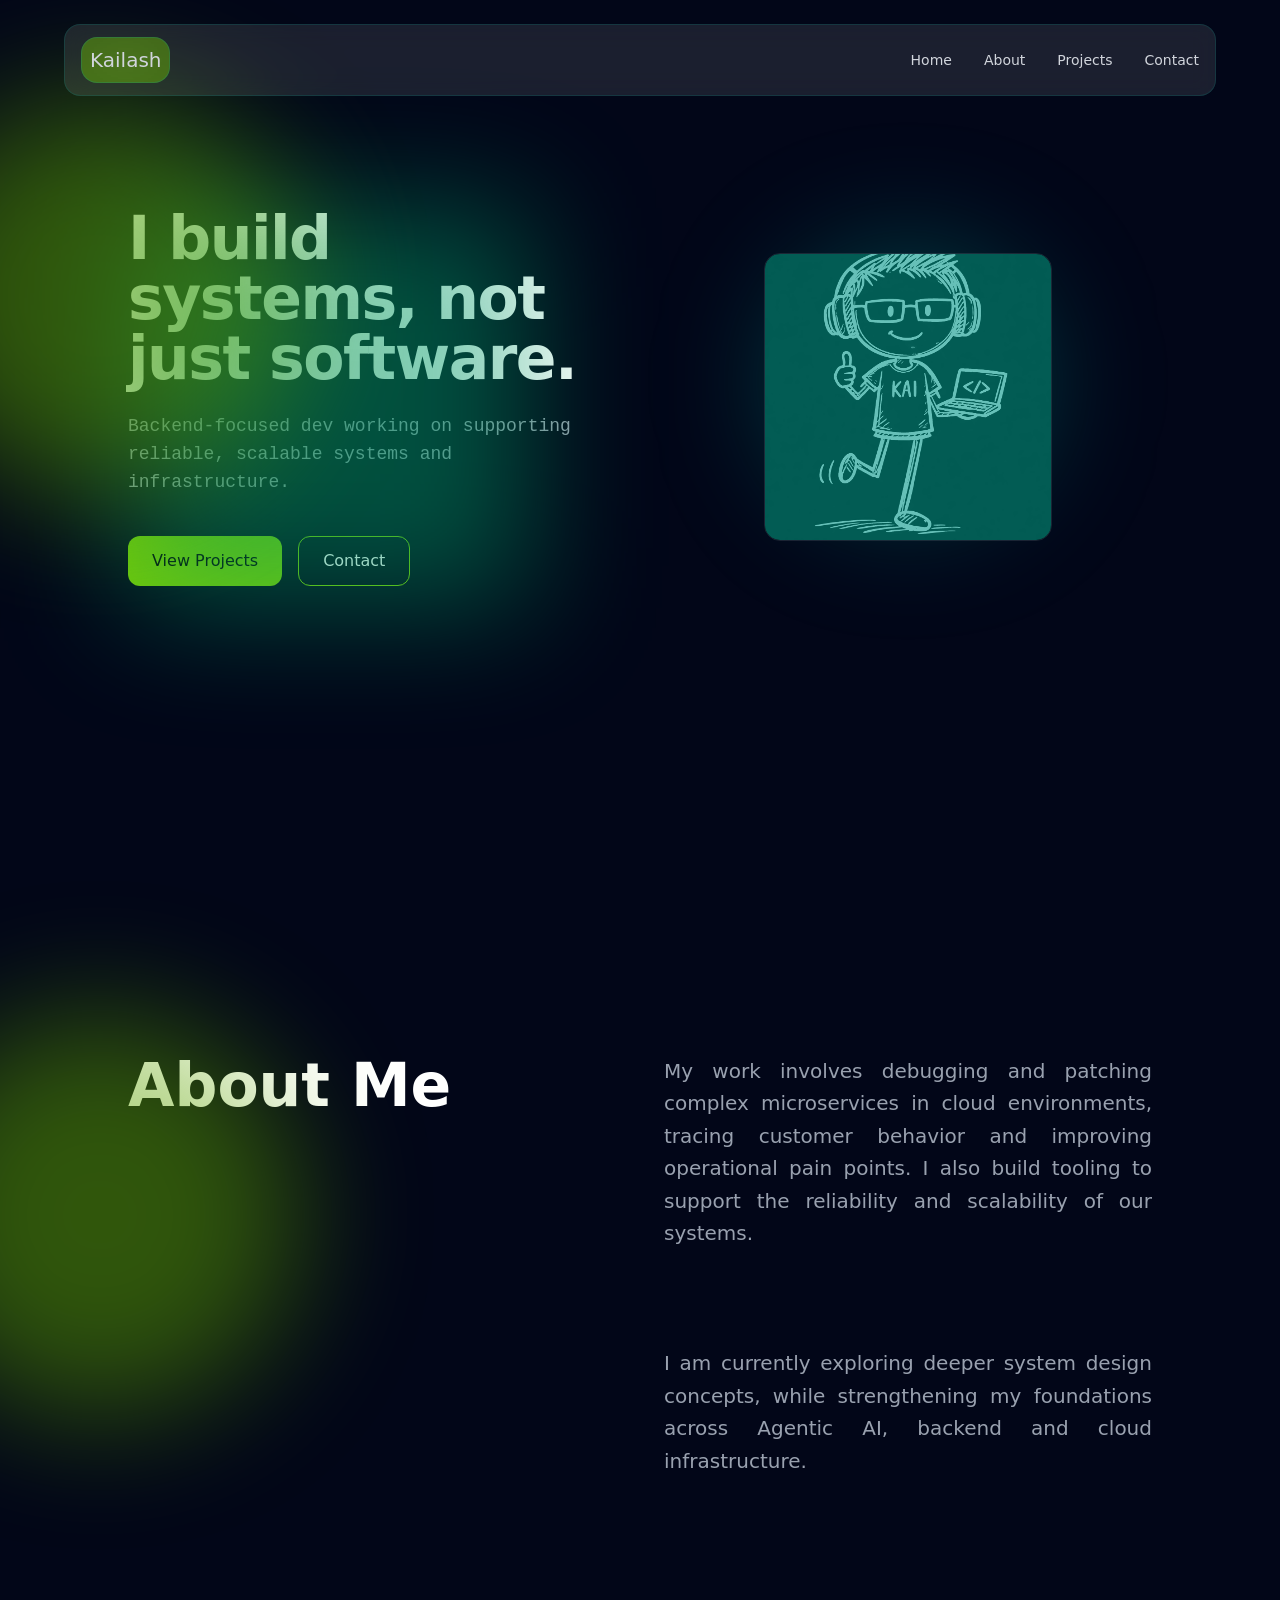
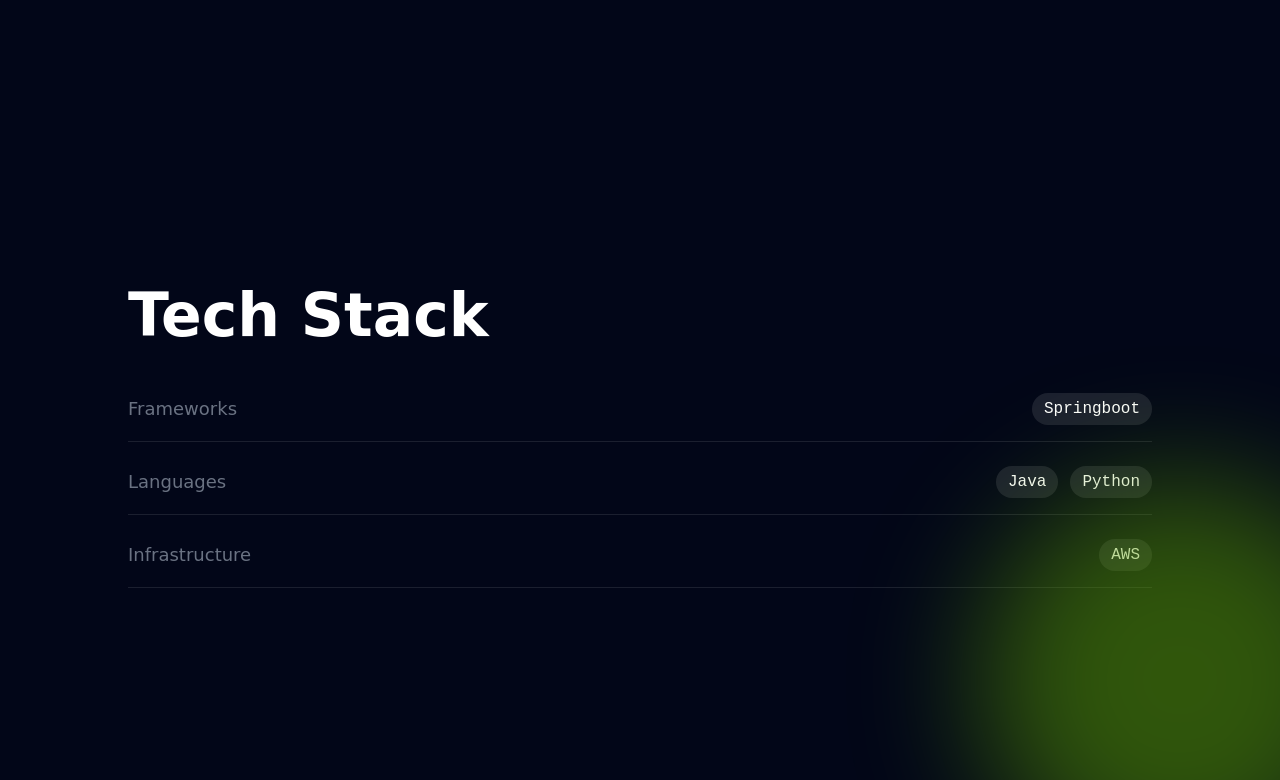
<file: index.html>
<!doctype html>
<html lang="en">
  <head>
    <meta charset="UTF-8" />
    <link rel="icon" type="image/svg+xml" href="/favicon.svg" />
    <meta name="viewport" content="width=device-width, initial-scale=1.0" />
    <title>portfolio</title>
    <script type="module" crossorigin src="/assets/index-l3OuI1XQ.js"></script>
    <link rel="stylesheet" crossorigin href="/assets/index-C21zcwf7.css">
  </head>
  <body>
    <div id="root"></div>
  </body>
</html>
</file>
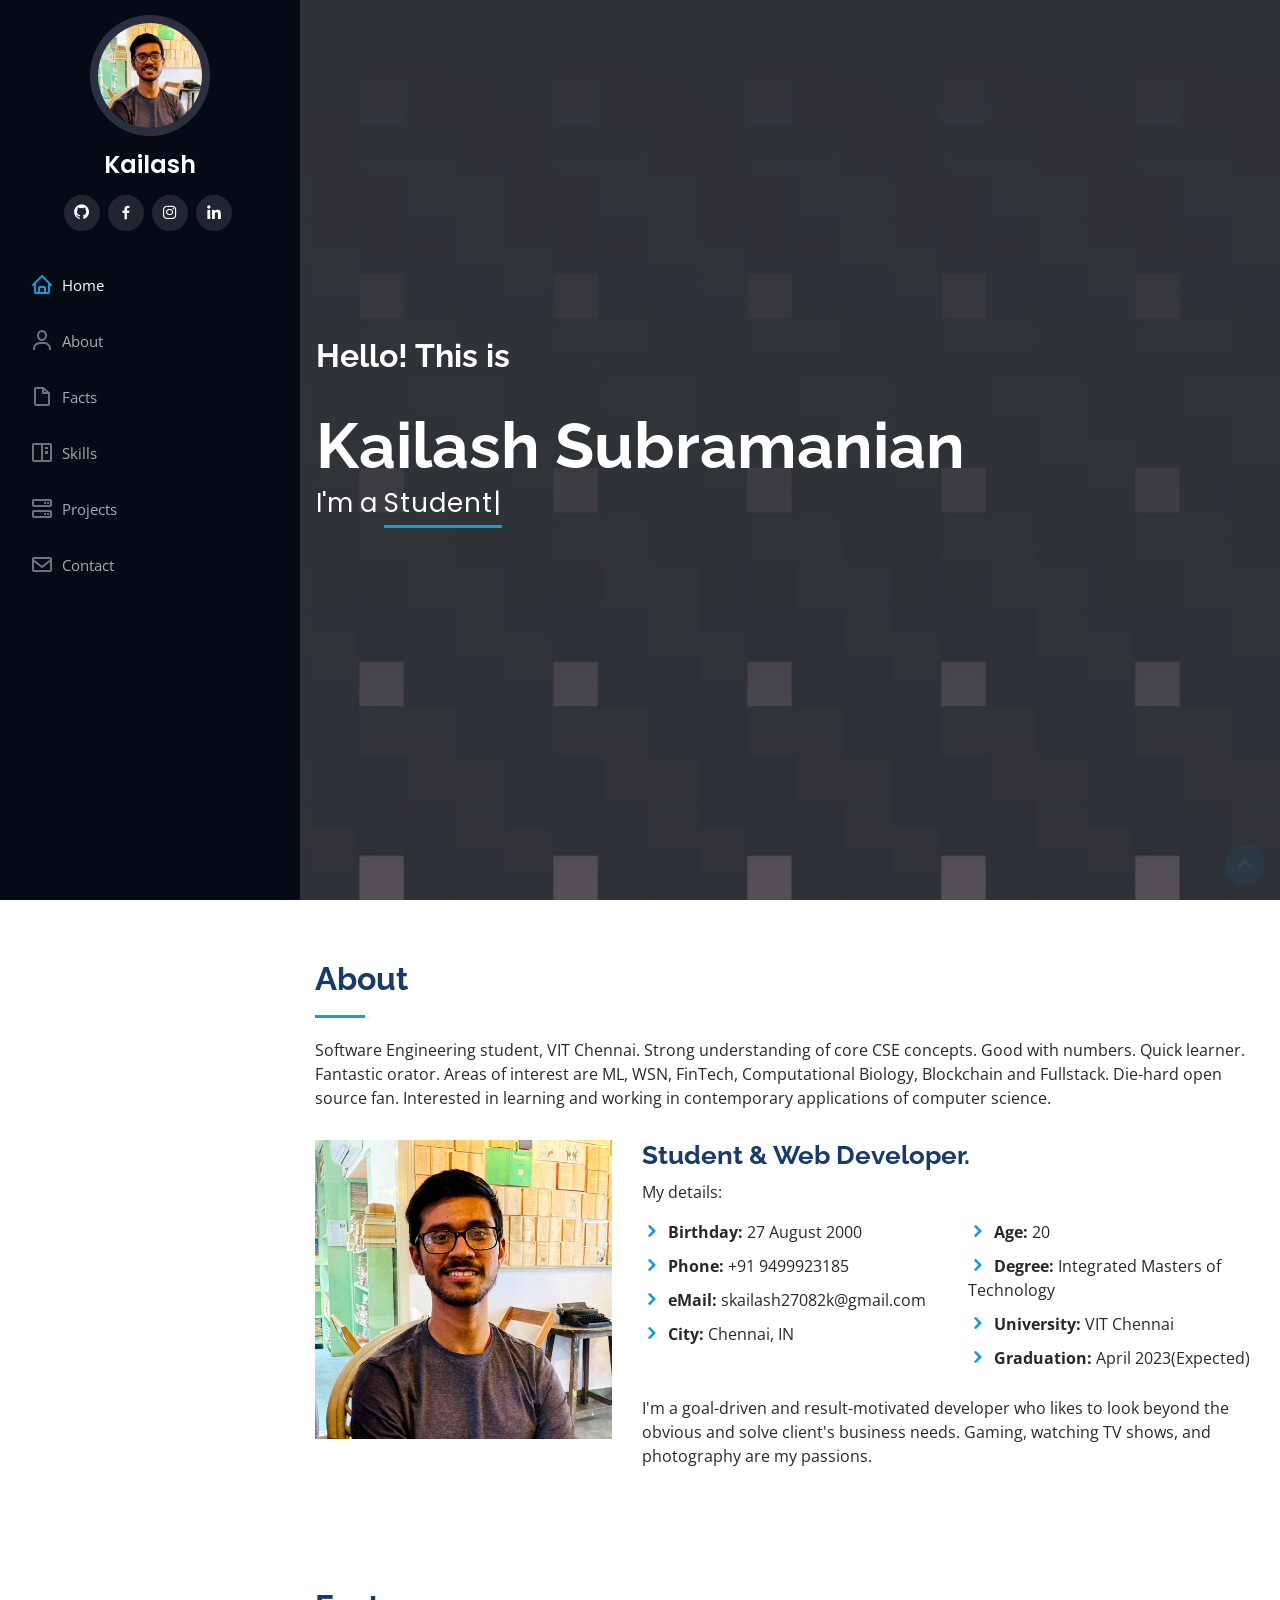
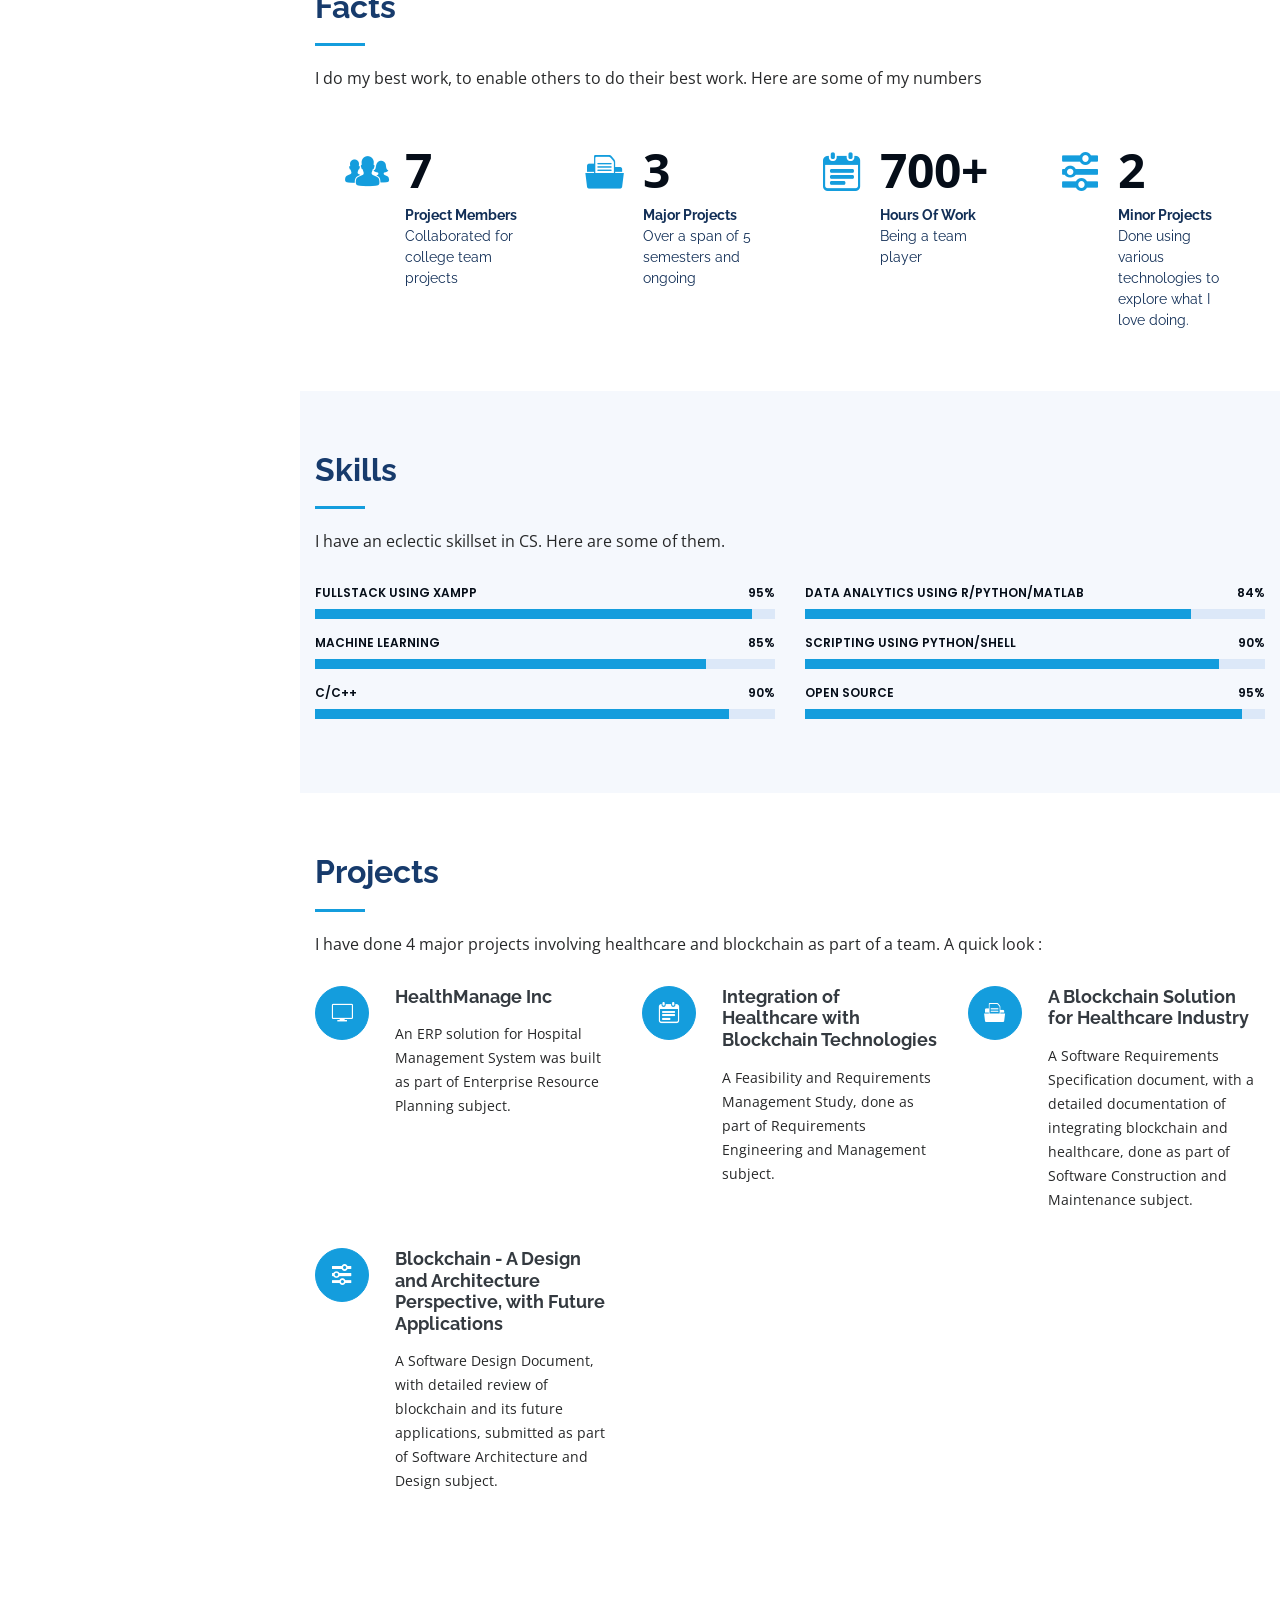
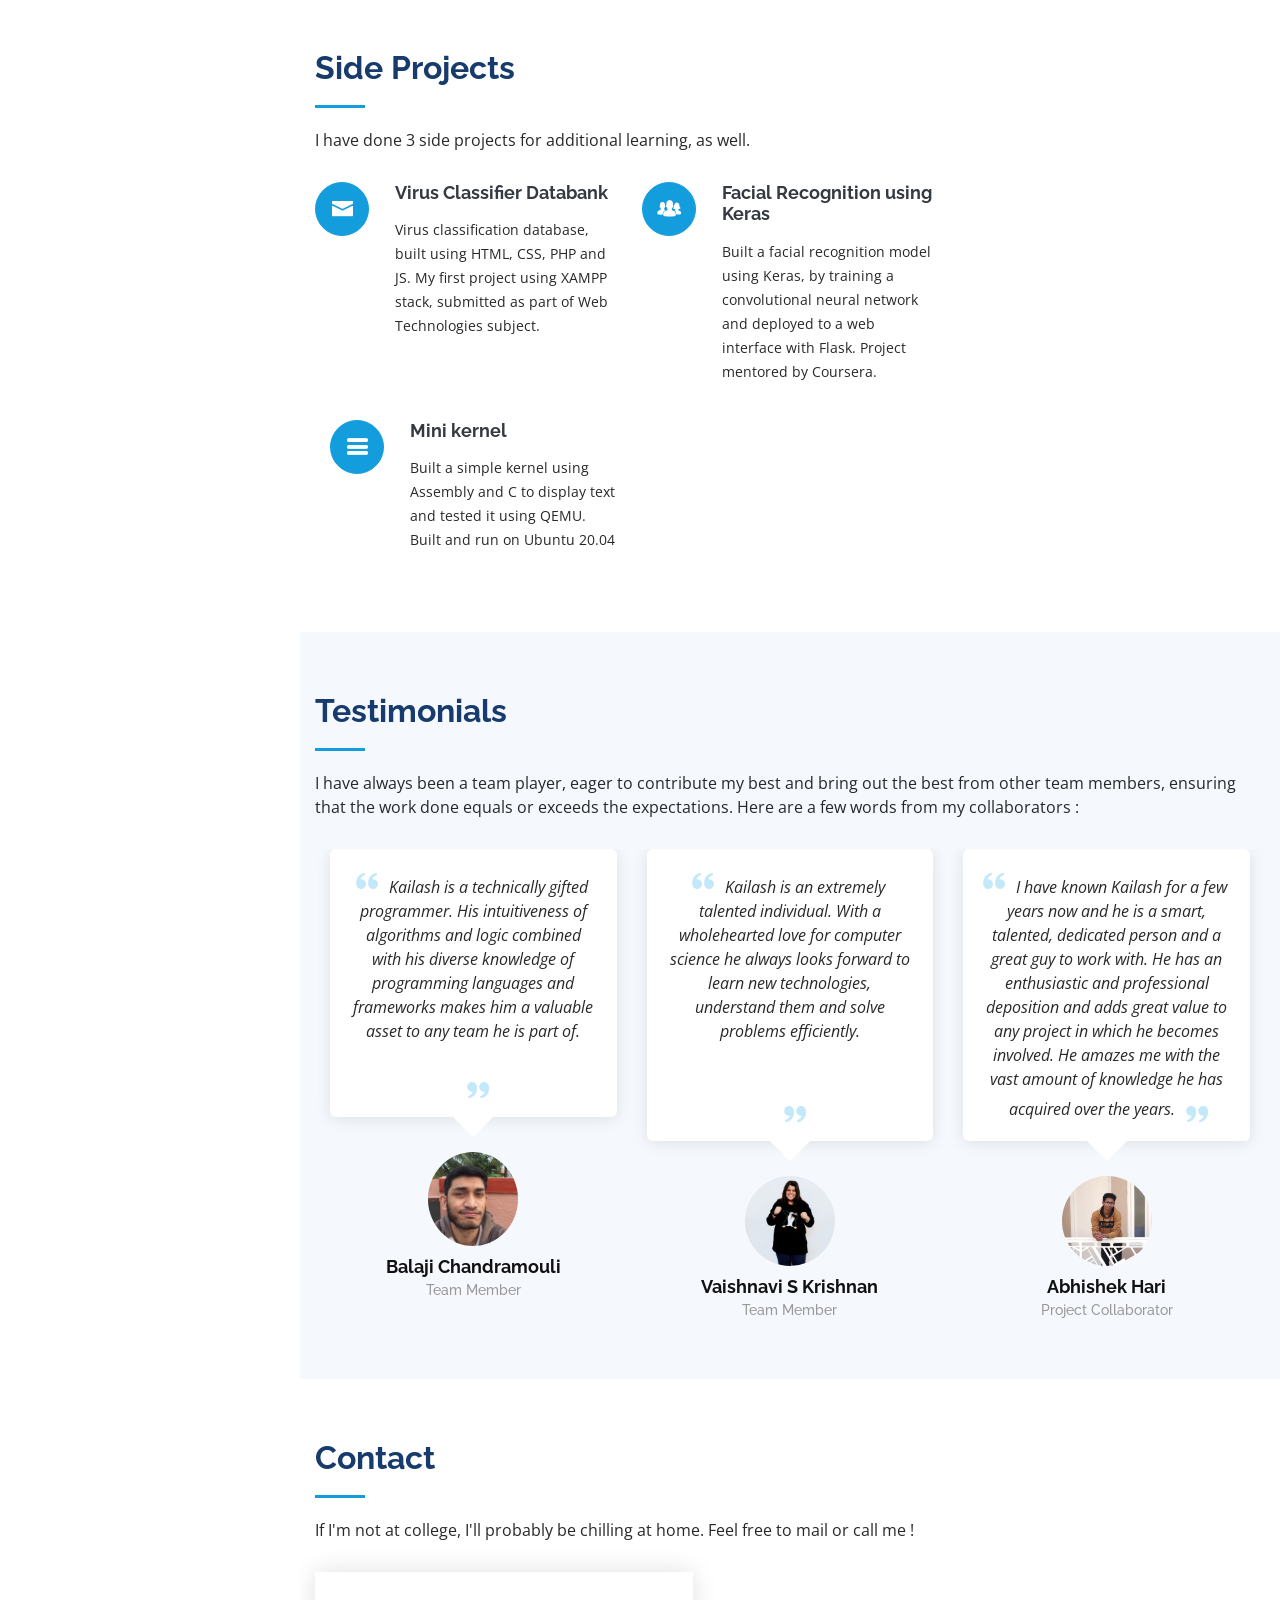
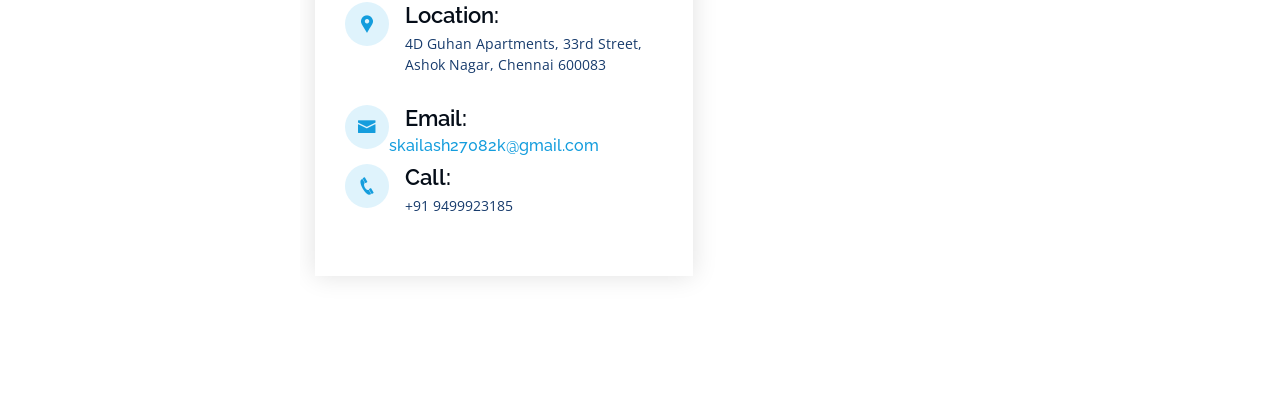
<file: portfolio/index.html>
<!DOCTYPE html>
<html lang="en">

<head>
  <!-- Global site tag (gtag.js) - Google Analytics -->
  <script async src="https://www.googletagmanager.com/gtag/js?id=G-C1EQQVY79B"></script>
  <script>
    window.dataLayer = window.dataLayer || [];
    function gtag(){dataLayer.push(arguments);}
    gtag('js', new Date());

    gtag('config', 'G-C1EQQVY79B');
  </script>
  <meta charset="utf-8">
  <meta content="width=device-width, initial-scale=1.0" name="viewport">

  <title>Kailash's Page</title>
  <meta content="" name="description">
  <meta content="" name="keywords">

  <!-- Favicons -->
  <link href="Assets/img/portfolio/android-chrome-512x512.png" rel="icon">
  <link href="Assets/img/apple-touch-icon.png" rel="apple-touch-icon">

  <!-- Google Fonts -->
  <link href="https://fonts.googleapis.com/css?family=Open+Sans:300,300i,400,400i,600,600i,700,700i|Raleway:300,300i,400,400i,500,500i,600,600i,700,700i|Poppins:300,300i,400,400i,500,500i,600,600i,700,700i" rel="stylesheet">

  <!-- Vendor CSS Files -->
  <link href="Assets/vendor/bootstrap/css/bootstrap.min.css" rel="stylesheet">
  <link href="Assets/vendor/icofont/icofont.min.css" rel="stylesheet">
  <link href="Assets/vendor/boxicons/css/boxicons.min.css" rel="stylesheet">
  <link href="Assets/vendor/venobox/venobox.css" rel="stylesheet">
  <link href="Assets/vendor/owl.carousel/assets/owl.carousel.min.css" rel="stylesheet">
  <link href="Assets/vendor/aos/aos.css" rel="stylesheet">

  <!-- Template Main CSS File -->
  <link href="Assets/css/style.css" rel="stylesheet">

  <!-- =======================================================
  * Template Name: iPortfolio - v1.5.1
  * Template URL: https://bootstrapmade.com/iportfolio-bootstrap-portfolio-websites-template/
  * Author: BootstrapMade.com
  * License: https://bootstrapmade.com/license/
  ======================================================== -->
</head>

<body>

  <!-- ======= Mobile nav toggle button ======= -->
  <button type="button" class="mobile-nav-toggle d-xl-none"><i class="icofont-navigation-menu"></i></button>

  <!-- ======= Header ======= -->
  <header id="header">
    <div class="d-flex flex-column">

      <div class="profile">
        <img src="Assets/img/IMG_0453.jpg" alt="" class="img-fluid rounded-circle">
        <h1 class="text-light"><a href="index.html">Kailash</a></h1>
        <div class="social-links mt-3 text-center">
          <a href="https://github.com/kai-subramanian" class="github"><i class="bx bxl-github"></i></a>
          <a href="https://www.facebook.com/kailash.subramanian.756" class="facebook"><i class="bx bxl-facebook"></i></a>
          <a href="https://www.instagram.com/_kai_subramanian_/" class="instagram"><i class="bx bxl-instagram"></i></a>
          <a href="https://www.linkedin.com/in/kailash-subramanian-6495b81bb/" class="linkedin"><i class="bx bxl-linkedin"></i></a>
        </div>
      </div>

      <nav class="nav-menu">
        <ul>
          <li class="active"><a href="#hero"><i class="bx bx-home"></i> <span>Home</span></a></li>
          <li><a href="#about"><i class="bx bx-user"></i> <span>About</span></a></li>
          <li><a href="#facts"><i class="bx bx-file-blank"></i> <span>Facts</span></a></li>
          <li><a href="#skills"><i class="bx bx-book-content"></i> Skills</a></li>
          <li><a href="#services"><i class="bx bx-server"></i> Projects</a></li>
          <li><a href="#contact"><i class="bx bx-envelope"></i> Contact</a></li>

        </ul>
      </nav><!-- .nav-menu -->
      <button type="button" class="mobile-nav-toggle d-xl-none"><i class="icofont-navigation-menu"></i></button>

    </div>
  </header><!-- End Header -->

  <!-- ======= Hero Section ======= -->
  <section id="hero" class="d-flex flex-column justify-content-center align-items-center" style="background-color: black;">
    <div class="hero-container" data-aos="fade-in">
      <h3>Hello! This is </h3><br>
      <h1>Kailash Subramanian</h1>
      <p>I'm a <span class="typed" data-typed-items="Student, Developer, Designer, Gamer, Photographer"></span></p>
    </div>
  </section><!-- End Hero -->
  <main id="main">

    <!-- ======= About Section ======= -->
    <section id="about" class="about">
      <div class="container">

        <div class="section-title">
          <h2>About</h2>
          <p>Software Engineering student, VIT Chennai. Strong understanding of core CSE concepts. Good with numbers. Quick learner. Fantastic orator. Areas of interest are ML, WSN, FinTech, Computational Biology, Blockchain and Fullstack. Die-hard open source fan. Interested in learning and working in contemporary applications of computer science.</p>
        </div>

        <div class="row">
          <div class="col-lg-4" data-aos="fade-right">
            <img src="Assets/img/IMG_0453.jpg" class="img-fluid" alt="">
          </div>
          <div class="col-lg-8 pt-4 pt-lg-0 content" data-aos="fade-left">
            <h3>Student &amp; Web Developer.</h3>
            <p class="font-bold">
              My details:
            </p>
            <div class="row">
              <div class="col-lg-6">
                <ul>
                  <li><i class="icofont-rounded-right"></i> <strong>Birthday:</strong> 27 August 2000</li>
                  <li><i class="icofont-rounded-right"></i> <strong>Phone:</strong> +91 9499923185</li>
                  <li><i class="icofont-rounded-right"></i> <strong>eMail:</strong> skailash27082k@gmail.com</li>
                  <li><i class="icofont-rounded-right"></i> <strong>City:</strong> Chennai, IN </li>
                </ul>
              </div>
              <div class="col-lg-6">
                <ul>
                  <li><i class="icofont-rounded-right"></i> <strong>Age:</strong> 20</li>
                  <li><i class="icofont-rounded-right"></i> <strong>Degree:</strong> Integrated Masters of Technology</li>
                  <li><i class="icofont-rounded-right"></i> <strong>University:</strong> VIT Chennai</li>
                  <li><i class="icofont-rounded-right"></i> <strong>Graduation:</strong> April 2023(Expected)</li>
                </ul>
              </div>
            </div>
            <p>
              I'm a goal-driven and result-motivated developer who likes to look beyond the obvious and solve client's business needs. Gaming, watching TV shows, and photography are my passions.
            </p>
          </div>
        </div>

      </div>
    </section><!-- End About Section -->

    <!-- ======= Facts Section ======= -->
    <section id="facts" class="facts">
      <div class="container">

        <div class="section-title">
          <h2>Facts</h2>
          <p>I do my best work, to enable others to do their best work. Here are some of my numbers</p>
        </div>

        <div class="row no-gutters">

          <div class="col-lg-3 col-md-6 d-md-flex align-items-md-stretch" data-aos="fade-up">
            <div class="count-box">
              <i class="icofont-users-alt-5"></i>
              <span data-toggle="counter-up">10</span>
              <p><strong>Project Members</strong> Collaborated for college team projects</p>
            </div>
          </div>

          <div class="col-lg-3 col-md-6 d-md-flex align-items-md-stretch" data-aos="fade-up" data-aos-delay="100">
            <div class="count-box">
              <i class="icofont-document-folder"></i>
              <span data-toggle="counter-up">4</span>
              <p><strong>Major Projects<br></strong> Over a span of 5 semesters and ongoing</p>
            </div>
          </div>

          <div class="col-lg-3 col-md-6 d-md-flex align-items-md-stretch" data-aos="fade-up" data-aos-delay="200">
            <div class="count-box">
              <i class="icofont-tasks-alt"></i>
              <span>700+</span>
              <p><strong>Hours Of Work<br></strong> Being a team player</p>
            </div>
          </div>

          <div class="col-lg-3 col-md-6 d-md-flex align-items-md-stretch" data-aos="fade-up" data-aos-delay="300">
            <div class="count-box">
              <i class="icofont-settings"></i>
              <span data-toggle="counter-up">3</span>
              <p><strong>Minor Projects<br></strong>Done using various technologies to explore what I love doing.</p>
            </div>
          </div>

        </div>

      </div>
    </section><!-- End Facts Section -->
    <!-- ======= Skills Section ======= -->
    <section id="skills" class="skills section-bg">
      <div class="container">

        <div class="section-title">
          <h2>Skills</h2>
          <p>I have an eclectic skillset in CS. Here are some of them.</p>
        </div>

        <div class="row skills-content">

          <div class="col-lg-6" data-aos="fade-up">

            <div class="progress">
              <span class="skill">Fullstack using XAMPP<i class="val">95%</i></span>
              <div class="progress-bar-wrap">
                <div class="progress-bar" role="progressbar" aria-valuenow="95" aria-valuemin="0" aria-valuemax="100"></div>
              </div>
            </div>

            <div class="progress">
              <span class="skill">Machine Learning<i class="val">85%</i></span>
              <div class="progress-bar-wrap">
                <div class="progress-bar" role="progressbar" aria-valuenow="85" aria-valuemin="0" aria-valuemax="100"></div>
              </div>
            </div>

            <div class="progress">
              <span class="skill">C/C++<i class="val">90%</i></span>
              <div class="progress-bar-wrap">
                <div class="progress-bar" role="progressbar" aria-valuenow="90" aria-valuemin="0" aria-valuemax="100"></div>
              </div>
            </div>

          </div>

          <div class="col-lg-6" data-aos="fade-up" data-aos-delay="100">

            <div class="progress">
              <span class="skill">Data Analytics using R/Python/MATLAB<i class="val">84%</i></span>
              <div class="progress-bar-wrap">
                <div class="progress-bar" role="progressbar" aria-valuenow="84" aria-valuemin="0" aria-valuemax="100"></div>
              </div>
            </div>

            <div class="progress">
              <span class="skill">Scripting using Python/Shell<i class="val">90%</i></span>
              <div class="progress-bar-wrap">
                <div class="progress-bar" role="progressbar" aria-valuenow="90" aria-valuemin="0" aria-valuemax="100"></div>
              </div>
            </div>

            <div class="progress">
              <span class="skill">Open source<i class="val">95%</i></span>
              <div class="progress-bar-wrap">
                <div class="progress-bar" role="progressbar" aria-valuenow="95" aria-valuemin="0" aria-valuemax="100"></div>
              </div>
            </div>

          </div>

        </div>

      </div>
    </section><!-- End Skills Section -->


    <!-- ======= Projects Section ======= -->
    <section id="services" class="services">
      <div class="container">

        <div class="section-title">
          <h2>Projects</h2>
          <p>I have done 4 major projects involving healthcare and blockchain as part of a team. A quick look : </p>
        </div>

        <div class="row">
          <div class="col-lg-4 col-md-6 icon-box" data-aos="fade-up">
            <div class="icon"><i class="icofont-computer"></i></div>
            <h4 class="title"><a href="">HealthManage Inc</a></h4>
            <p class="description">An ERP solution for Hospital Management System was built as part of Enterprise Resource Planning subject.</p>
          </div>
          <div class="col-lg-4 col-md-6 icon-box" data-aos="fade-up" data-aos-delay="100">
            <div class="icon"><i class="icofont-tasks-alt"></i></div>
            <h4 class="title"><a href="">Integration of Healthcare with Blockchain Technologies</a></h4>
            <p class="description">A Feasibility and Requirements Management Study, done as part of Requirements Engineering and Management subject.</p>
          </div>
          <div class="col-lg-4 col-md-6 icon-box" data-aos="fade-up" data-aos-delay="200">
            <div class="icon"><i class="icofont-document-folder"></i></div>
            <h4 class="title"><a href="">A Blockchain Solution for Healthcare Industry</a></h4>
            <p class="description">A Software Requirements Specification document, with a detailed documentation of integrating blockchain and healthcare, done as part of Software Construction and Maintenance subject.</p>
          </div>
          <div class="col-lg-4 col-md-6 icon-box" data-aos="fade-up" data-aos-delay="400">
            <div class="icon"><i class="icofont-settings"></i></div>
            <h4 class="title"><a href="">Blockchain - A Design and Architecture   Perspective, with Future Applications</a></h4>
            <p class="description">A Software Design Document, with detailed review of blockchain and its future applications, submitted as part of Software Architecture and Design subject.</p>
          </div>
        </div>
      </div>
    </section><!-- End projects Section -->

    <section id="services" class="services">
      <div class="container">
        <div class="section-title">
          <h2>Side Projects </h2>
          <p>I have done 3 side projects for additional learning, as well.</p>
        </div>

        <div class="row">
          <div class="col-lg-4 col-md-6 icon-box" data-aos="fade-up" data-aos-delay="300">
            <div class="icon"><i class="icofont-envelope"></i></div>
            <h4 class="title"><a href="">Virus Classifier Databank</a></h4>
            <p class="description">Virus classification database, built using HTML, CSS, PHP and JS. My first project using XAMPP stack, submitted as part of Web Technologies subject.</p>
          </div>
          
          <div class="col-lg-4 col-md-6 icon-box" data-aos="fade-up" data-aos-delay="500">
            <div class="icon"><i class="icofont-users-alt-5"></i></div>
            <h4 class="title"><a href="">Facial Recognition using Keras</a></h4>
            <p class="description">Built a facial recognition model using Keras, by training a convolutional neural network and deployed to a web interface with Flask. Project mentored by Coursera.</p>
          </div>
        </div>

        <div class="col-lg-4 col-md-6 icon-box" data-aos="fade-up" data-aos-delay="500">
          <div class="icon"><i class="icofont-navigation-menu"></i></div>
          <h4 class="title"><a href="">Mini kernel</a></h4>
          <p class="description">Built a simple kernel using Assembly and C to display text and tested it using QEMU. Built and run on Ubuntu 20.04</p>
        </div>
      </div>

      </div>
    </section><!-- End sideprojects Section -->
    <!-- ======= Testimonials Section ======= -->
    <section id="testimonials" class="testimonials section-bg">
      <div class="container">

        <div class="section-title">
          <h2>Testimonials</h2>
          <p>I have always been a team player, eager to contribute my best and bring out the best from other team members, ensuring that the work done equals or exceeds the expectations. Here are a few words from my collaborators : </p>
        </div>

        <div class="owl-carousel testimonials-carousel">

          <div class="testimonial-item" data-aos="fade-up">
            <p>
              <i class="bx bxs-quote-alt-left quote-icon-left"></i>
              Kailash is a technically gifted programmer. His intuitiveness of algorithms and logic combined with his diverse knowledge of programming languages and frameworks makes him a valuable asset to any team he is part of. <br><br>
              <i class="bx bxs-quote-alt-right quote-icon-right"></i>
            </p>
            <img src="Assets/img/testimonials/pi.jpeg" class="testimonial-img" alt="">
            <h3>Balaji Chandramouli</h3>
            <h4>Team Member</h4>
          </div>

          <div class="testimonial-item" data-aos="fade-up" data-aos-delay="100">
            <p>
              <i class="bx bxs-quote-alt-left quote-icon-left"></i>
              Kailash is an extremely talented individual. With a wholehearted love for computer science he always looks forward to learn new technologies, understand them and solve problems efficiently. <br><br><br>
              <i class="bx bxs-quote-alt-right quote-icon-right"></i>
            </p>
            <img src="Assets/img/testimonials/vi.jpeg" class="testimonial-img" alt="">
            <h3>Vaishnavi S Krishnan</h3>
            <h4>Team Member</h4>
          </div>

          <div class="testimonial-item" data-aos="fade-up" data-aos-delay="200">
            <p>
              <i class="bx bxs-quote-alt-left quote-icon-left"></i>
              I have known Kailash for a few years now and he is a smart, talented, dedicated person and a great guy to work with. He has an enthusiastic and professional deposition and adds great value to any project in which he becomes involved. He amazes me with the vast amount of knowledge he has acquired over the years.
              <i class="bx bxs-quote-alt-right quote-icon-right"></i>
            </p>
            <img src="Assets/img/testimonials/asi.jpg" class="testimonial-img" alt="">
            <h3>Abhishek Hari</h3>
            <h4>Project Collaborator</h4>
          </div>

          

        </div>

      </div>
    </section><!-- End testimonials Section -->

    <!-- ======= Contact Section ======= -->
    <section id="contact" class="contact">
      <div class="container">

        <div class="section-title">
          <h2>Contact</h2>
          <p>If I'm not at college, I'll probably be chilling at home. Feel free to mail or call me !</p>
        </div>

        <div class="row" data-aos="fade-in">

          <div class="col-lg-5 d-flex align-items-stretch">
            <div class="info">
              <div class="address">
                <i class="icofont-google-map"></i>
                <h4>Location:</h4>
                <p>4D Guhan Apartments, 33rd Street, Ashok Nagar, Chennai 600083</p>
              </div>

              <div class="email">
                <i class="icofont-envelope"></i>
                <h4>Email:</h4>
                <a href = "mailto:skailash27082k@gmail.com"><h6>skailash27082k@gmail.com</h6></a>
              </div>

              <div class="phone">
                <i class="icofont-phone"></i>
                <h4>Call:</h4>
                <p>+91 9499923185</p>
              </div>
            </div>

          </div>

          <!--div class="col-lg-7 mt-5 mt-lg-0 d-flex align-items-stretch">
            <form action="forms/contact.php" method="post" role="form" class="php-email-form">
              <div class="form-row">
                <div class="form-group col-md-6">
                  <label for="name">Your Name</label>
                  <input type="text" name="name" class="form-control" id="name" data-rule="minlen:4" data-msg="Your name" />
                  <div class="validate"></div>
                </div>
                <div class="form-group col-md-6">
                  <label for="name">Your Email</label>
                  <input type="email" class="form-control" name="email" id="email" data-rule="email" data-msg="Your eMail ID" />
                  <div class="validate"></div>
                </div>
              </div>
              <div class="form-group">
                <label for="name">Subject</label>
                <input type="text" class="form-control" name="subject" id="subject" data-rule="minlen:4" data-msg="Your subject here" />
                <div class="validate"></div>
              </div>
              <div class="form-group">
                <label for="name">Message</label>
                <textarea class="form-control" name="message" rows="10" data-rule="required" data-msg="Your message here"></textarea>
                <div class="validate"></div>
              </div>
              <div class="mb-3">
                <div class="loading">Loading</div>
                <div class="error-message"></div>
                <div class="sent-message">Your message has been sent. Thank you!</div>
              </div>
              <div class="text-center"><button type="submit">Send Message</button></div>
            </form>
          </div>
        </div-->

      </div>
    </section><!-- End Contact Section -->
  </main><!-- End #main -->

  <a href="#" class="back-to-top"><i class="icofont-simple-up"></i></a>

  <!-- Vendor JS Files -->
  <script src="Assets/vendor/jquery/jquery.min.js"></script>
  <script src="Assets/vendor/bootstrap/js/bootstrap.bundle.min.js"></script>
  <script src="Assets/vendor/jquery.easing/jquery.easing.min.js"></script>
  <script src="Assets/vendor/php-email-form/validate.js"></script>
  <script src="Assets/vendor/waypoints/jquery.waypoints.min.js"></script>
  <script src="Assets/vendor/counterup/counterup.min.js"></script>
  <script src="Assets/vendor/isotope-layout/isotope.pkgd.min.js"></script>
  <script src="Assets/vendor/venobox/venobox.min.js"></script>
  <script src="Assets/vendor/owl.carousel/owl.carousel.min.js"></script>
  <script src="Assets/vendor/typed.js/typed.min.js"></script>
  <script src="Assets/vendor/aos/aos.js"></script>

  <!-- Template Main JS File -->
  <script src="Assets/js/main.js"></script>

</body>

</html>
</file>
<file: portfolio/Assets/vendor/venobox/venobox.css>
/* ------ venobox.css --------*/
.vbox-overlay *, .vbox-overlay *:before, .vbox-overlay *:after{
    -webkit-backface-visibility: hidden;
    -webkit-box-sizing:border-box;
    -moz-box-sizing:border-box;
    box-sizing:border-box;
}
.vbox-overlay * { 
    -webkit-backface-visibility: visible;
    backface-visibility: visible;
}
.vbox-overlay{
    display: -webkit-flex;
    display: flex;
    -webkit-flex-direction: column;
    flex-direction: column;
    -webkit-justify-content: center;
    justify-content: center;
    -webkit-align-items: center;
    align-items: center;
    position: fixed;
    left: 0;
    top: 0;
    bottom: 0;
    right: 0;
    z-index: 999999;
}

/* ----- navigation ----- */
.vbox-title{
    width: 100%;
    height: 40px;
    float: left;
    text-align: center;
    line-height: 28px;
    font-size: 12px;
    padding: 6px 50px;
    overflow: hidden;
    position: fixed;
    display: none;
    left: 0;
    z-index: 89;
}
.vbox-close{
    cursor: pointer;
    position: fixed;
    top: -1px;
    right: 0;
    width: 50px;
    height: 40px;
    padding: 6px;
    display: block;
    background-position:10px center;
    overflow: hidden;
    font-size: 24px;
    line-height: 1;
    text-align: center;
    z-index: 99;
}
.vbox-left{
    cursor: pointer;
    position: fixed;
    left: 0;
    height: 40px;
    overflow: hidden;
    line-height: 28px;
    font-size: 12px;
    z-index: 99;
    display: flex;
    align-items:center;
}
.vbox-num{
    display: inline-block;
    margin: 6px 0 6px 15px;
}
/* ----- Social share ----- */
.vbox-share{
    line-height: 28px;
    font-size: 12px;
    overflow: hidden;
    position: fixed;
    left: 0;
    z-index: 98;
    display: flex;
    align-items:center;
    justify-content: center;
    width: 100%;
    text-align: center;
}
.vbox-share svg{
    max-height: 28px;
    width: 28px;
    z-index: 10;
    margin-left: 12px;
    margin-top: 6px;
    margin-bottom: 6px;
    vertical-align: middle;
}


/* ----- navigation ARROWS ----- */
.vbox-next, .vbox-prev{
    position: fixed;
    top: 50%;
    margin-top: -15px;
    overflow: hidden;
    cursor: pointer;
    display: block;
    width: 45px;
    height: 45px;
    z-index: 99;
}
.vbox-next span, .vbox-prev span{
    position: relative;
    width: 20px;
    height: 20px;
    border: 2px solid transparent;
    border-top-color: #B6B6B6;
    border-right-color: #B6B6B6;
    text-indent: -100px;
    position: absolute;
    top: 8px;
    display: block;
}
.vbox-prev{
    left: 15px;
}
.vbox-next{
    right: 15px;
}
.vbox-prev span{
    left: 10px;
    -ms-transform: rotate(-135deg);
    -webkit-transform: rotate(-135deg);
    transform: rotate(-135deg);
}
.vbox-next span{
    -ms-transform: rotate(45deg);
    -webkit-transform: rotate(45deg);
    transform: rotate(45deg);
    right: 10px;
}
/* ------- inline window ------ */
.vbox-inline{
    width: 420px;
    height: 315px;
    height: 70vh;
    padding: 10px;
    background: #fff;
    margin: 0 auto;
    overflow: auto;
    text-align: left;
}
/* ------- Video & iFrames window ------ */
.venoframe{
    max-width: 100%;
    width: 100%;
    border: none;
    width: 100%;
    height: 260px;
    height: 70vh;
}
.venoframe.vbvid{
    height: 260px;
}
@media (min-width: 768px) {
    .venoframe, .vbox-inline{
        width: 90%;
        height: 360px;
        height: 70vh;
    }
    .venoframe.vbvid{
        width: 640px;
        height: 360px;
    }
}
@media (min-width: 992px) {
    .venoframe, .vbox-inline{
        max-width: 1200px;
        width: 80%;
        height: 540px;
        height: 70vh;
    }
    .venoframe.vbvid{
        width: 960px;
        height: 540px;
    }
}
/* 
Please do NOT edit this part! 
or at least read this note: http://i.imgur.com/7C0ws9e.gif
*/
.vbox-open{
    overflow: hidden;
}
.vbox-container{
    position: absolute;
    left: 0;
    right: 0;
    top: 0;
    bottom: 0;
    overflow-x: hidden;
    overflow-y: scroll;
    overflow-scrolling: touch;
    -webkit-overflow-scrolling: touch;
    z-index: 20;
    max-height: 100%;

}

.vbox-content{
    text-align: center;
    float: left;
    width: 100%;
    position: relative;
    overflow: hidden;
    padding: 20px 4%;
}
.vbox-container img{
    max-width: 100%;
    height: auto;
}
.vbox-figlio{
    box-shadow: 0 0 12px rgba(0,0,0,0.19), 0 6px 6px rgba(0,0,0,0.23);
    max-width: 100%;
    text-align: initial;
}
img.vbox-figlio{
    -webkit-user-select: none;
-khtml-user-select: none;
-moz-user-select: none;
-o-user-select: none;
user-select: none;
}
.vbox-content.swipe-left{
    margin-left: -200px !important;
}
.vbox-content.swipe-right{
    margin-left: 200px !important;
}
.vbox-animated{
    webkit-transition: margin 300ms ease-out;
    transition: margin 300ms ease-out;
}

/* ---------- preloader ----------
 * SPINKIT 
 * http://tobiasahlin.com/spinkit/
-------------------------------- */
.sk-double-bounce,.sk-rotating-plane{width:40px;height:40px;margin:40px auto}.sk-rotating-plane{background-color:#333;-webkit-animation:sk-rotatePlane 1.2s infinite ease-in-out;animation:sk-rotatePlane 1.2s infinite ease-in-out}@-webkit-keyframes sk-rotatePlane{0%{-webkit-transform:perspective(120px) rotateX(0) rotateY(0);transform:perspective(120px) rotateX(0) rotateY(0)}50%{-webkit-transform:perspective(120px) rotateX(-180.1deg) rotateY(0);transform:perspective(120px) rotateX(-180.1deg) rotateY(0)}100%{-webkit-transform:perspective(120px) rotateX(-180deg) rotateY(-179.9deg);transform:perspective(120px) rotateX(-180deg) rotateY(-179.9deg)}}@keyframes sk-rotatePlane{0%{-webkit-transform:perspective(120px) rotateX(0) rotateY(0);transform:perspective(120px) rotateX(0) rotateY(0)}50%{-webkit-transform:perspective(120px) rotateX(-180.1deg) rotateY(0);transform:perspective(120px) rotateX(-180.1deg) rotateY(0)}100%{-webkit-transform:perspective(120px) rotateX(-180deg) rotateY(-179.9deg);transform:perspective(120px) rotateX(-180deg) rotateY(-179.9deg)}}.sk-double-bounce{position:relative}.sk-double-bounce .sk-child{width:100%;height:100%;border-radius:50%;background-color:#333;opacity:.6;position:absolute;top:0;left:0;-webkit-animation:sk-doubleBounce 2s infinite ease-in-out;animation:sk-doubleBounce 2s infinite ease-in-out}.sk-chasing-dots .sk-child,.sk-spinner-pulse,.sk-three-bounce .sk-child{background-color:#333;border-radius:100%}.sk-double-bounce .sk-double-bounce2{-webkit-animation-delay:-1s;animation-delay:-1s}@-webkit-keyframes sk-doubleBounce{0%,100%{-webkit-transform:scale(0);transform:scale(0)}50%{-webkit-transform:scale(1);transform:scale(1)}}@keyframes sk-doubleBounce{0%,100%{-webkit-transform:scale(0);transform:scale(0)}50%{-webkit-transform:scale(1);transform:scale(1)}}.sk-wave{margin:40px auto;width:50px;height:40px;text-align:center;font-size:10px}.sk-wave .sk-rect{background-color:#333;height:100%;width:6px;display:inline-block;-webkit-animation:sk-waveStretchDelay 1.2s infinite ease-in-out;animation:sk-waveStretchDelay 1.2s infinite ease-in-out}.sk-wave .sk-rect1{-webkit-animation-delay:-1.2s;animation-delay:-1.2s}.sk-wave .sk-rect2{-webkit-animation-delay:-1.1s;animation-delay:-1.1s}.sk-wave .sk-rect3{-webkit-animation-delay:-1s;animation-delay:-1s}.sk-wave .sk-rect4{-webkit-animation-delay:-.9s;animation-delay:-.9s}.sk-wave .sk-rect5{-webkit-animation-delay:-.8s;animation-delay:-.8s}@-webkit-keyframes sk-waveStretchDelay{0%,100%,40%{-webkit-transform:scaleY(.4);transform:scaleY(.4)}20%{-webkit-transform:scaleY(1);transform:scaleY(1)}}@keyframes sk-waveStretchDelay{0%,100%,40%{-webkit-transform:scaleY(.4);transform:scaleY(.4)}20%{-webkit-transform:scaleY(1);transform:scaleY(1)}}.sk-wandering-cubes{margin:40px auto;width:40px;height:40px;position:relative}.sk-wandering-cubes .sk-cube{background-color:#333;width:10px;height:10px;position:absolute;top:0;left:0;-webkit-animation:sk-wanderingCube 1.8s ease-in-out -1.8s infinite both;animation:sk-wanderingCube 1.8s ease-in-out -1.8s infinite both}.sk-chasing-dots,.sk-spinner-pulse{width:40px;height:40px;margin:40px auto}.sk-wandering-cubes .sk-cube2{-webkit-animation-delay:-.9s;animation-delay:-.9s}@-webkit-keyframes sk-wanderingCube{0%{-webkit-transform:rotate(0);transform:rotate(0)}25%{-webkit-transform:translateX(30px) rotate(-90deg) scale(.5);transform:translateX(30px) rotate(-90deg) scale(.5)}50%{-webkit-transform:translateX(30px) translateY(30px) rotate(-179deg);transform:translateX(30px) translateY(30px) rotate(-179deg)}50.1%{-webkit-transform:translateX(30px) translateY(30px) rotate(-180deg);transform:translateX(30px) translateY(30px) rotate(-180deg)}75%{-webkit-transform:translateX(0) translateY(30px) rotate(-270deg) scale(.5);transform:translateX(0) translateY(30px) rotate(-270deg) scale(.5)}100%{-webkit-transform:rotate(-360deg);transform:rotate(-360deg)}}@keyframes sk-wanderingCube{0%{-webkit-transform:rotate(0);transform:rotate(0)}25%{-webkit-transform:translateX(30px) rotate(-90deg) scale(.5);transform:translateX(30px) rotate(-90deg) scale(.5)}50%{-webkit-transform:translateX(30px) translateY(30px) rotate(-179deg);transform:translateX(30px) translateY(30px) rotate(-179deg)}50.1%{-webkit-transform:translateX(30px) translateY(30px) rotate(-180deg);transform:translateX(30px) translateY(30px) rotate(-180deg)}75%{-webkit-transform:translateX(0) translateY(30px) rotate(-270deg) scale(.5);transform:translateX(0) translateY(30px) rotate(-270deg) scale(.5)}100%{-webkit-transform:rotate(-360deg);transform:rotate(-360deg)}}.sk-spinner-pulse{-webkit-animation:sk-pulseScaleOut 1s infinite ease-in-out;animation:sk-pulseScaleOut 1s infinite ease-in-out}@-webkit-keyframes sk-pulseScaleOut{0%{-webkit-transform:scale(0);transform:scale(0)}100%{-webkit-transform:scale(1);transform:scale(1);opacity:0}}@keyframes sk-pulseScaleOut{0%{-webkit-transform:scale(0);transform:scale(0)}100%{-webkit-transform:scale(1);transform:scale(1);opacity:0}}.sk-chasing-dots{position:relative;text-align:center;-webkit-animation:sk-chasingDotsRotate 2s infinite linear;animation:sk-chasingDotsRotate 2s infinite linear}.sk-chasing-dots .sk-child{width:60%;height:60%;display:inline-block;position:absolute;top:0;-webkit-animation:sk-chasingDotsBounce 2s infinite ease-in-out;animation:sk-chasingDotsBounce 2s infinite ease-in-out}.sk-chasing-dots .sk-dot2{top:auto;bottom:0;-webkit-animation-delay:-1s;animation-delay:-1s}@-webkit-keyframes sk-chasingDotsRotate{100%{-webkit-transform:rotate(360deg);transform:rotate(360deg)}}@keyframes sk-chasingDotsRotate{100%{-webkit-transform:rotate(360deg);transform:rotate(360deg)}}@-webkit-keyframes sk-chasingDotsBounce{0%,100%{-webkit-transform:scale(0);transform:scale(0)}50%{-webkit-transform:scale(1);transform:scale(1)}}@keyframes sk-chasingDotsBounce{0%,100%{-webkit-transform:scale(0);transform:scale(0)}50%{-webkit-transform:scale(1);transform:scale(1)}}.sk-three-bounce{margin:40px auto;width:80px;text-align:center}.sk-three-bounce .sk-child{width:20px;height:20px;display:inline-block;-webkit-animation:sk-three-bounce 1.4s ease-in-out 0s infinite both;animation:sk-three-bounce 1.4s ease-in-out 0s infinite both}.sk-circle .sk-child:before,.sk-fading-circle .sk-circle:before{display:block;border-radius:100%;content:'';background-color:#333}.sk-three-bounce .sk-bounce1{-webkit-animation-delay:-.32s;animation-delay:-.32s}.sk-three-bounce .sk-bounce2{-webkit-animation-delay:-.16s;animation-delay:-.16s}@-webkit-keyframes sk-three-bounce{0%,100%,80%{-webkit-transform:scale(0);transform:scale(0)}40%{-webkit-transform:scale(1);transform:scale(1)}}@keyframes sk-three-bounce{0%,100%,80%{-webkit-transform:scale(0);transform:scale(0)}40%{-webkit-transform:scale(1);transform:scale(1)}}.sk-circle{margin:40px auto;width:40px;height:40px;position:relative}.sk-circle .sk-child{width:100%;height:100%;position:absolute;left:0;top:0}.sk-circle .sk-child:before{margin:0 auto;width:15%;height:15%;-webkit-animation:sk-circleBounceDelay 1.2s infinite ease-in-out both;animation:sk-circleBounceDelay 1.2s infinite ease-in-out both}.sk-circle .sk-circle2{-webkit-transform:rotate(30deg);-ms-transform:rotate(30deg);transform:rotate(30deg)}.sk-circle .sk-circle3{-webkit-transform:rotate(60deg);-ms-transform:rotate(60deg);transform:rotate(60deg)}.sk-circle .sk-circle4{-webkit-transform:rotate(90deg);-ms-transform:rotate(90deg);transform:rotate(90deg)}.sk-circle .sk-circle5{-webkit-transform:rotate(120deg);-ms-transform:rotate(120deg);transform:rotate(120deg)}.sk-circle .sk-circle6{-webkit-transform:rotate(150deg);-ms-transform:rotate(150deg);transform:rotate(150deg)}.sk-circle .sk-circle7{-webkit-transform:rotate(180deg);-ms-transform:rotate(180deg);transform:rotate(180deg)}.sk-circle .sk-circle8{-webkit-transform:rotate(210deg);-ms-transform:rotate(210deg);transform:rotate(210deg)}.sk-circle .sk-circle9{-webkit-transform:rotate(240deg);-ms-transform:rotate(240deg);transform:rotate(240deg)}.sk-circle .sk-circle10{-webkit-transform:rotate(270deg);-ms-transform:rotate(270deg);transform:rotate(270deg)}.sk-circle .sk-circle11{-webkit-transform:rotate(300deg);-ms-transform:rotate(300deg);transform:rotate(300deg)}.sk-circle .sk-circle12{-webkit-transform:rotate(330deg);-ms-transform:rotate(330deg);transform:rotate(330deg)}.sk-circle .sk-circle2:before{-webkit-animation-delay:-1.1s;animation-delay:-1.1s}.sk-circle .sk-circle3:before{-webkit-animation-delay:-1s;animation-delay:-1s}.sk-circle .sk-circle4:before{-webkit-animation-delay:-.9s;animation-delay:-.9s}.sk-circle .sk-circle5:before{-webkit-animation-delay:-.8s;animation-delay:-.8s}.sk-circle .sk-circle6:before{-webkit-animation-delay:-.7s;animation-delay:-.7s}.sk-circle .sk-circle7:before{-webkit-animation-delay:-.6s;animation-delay:-.6s}.sk-circle .sk-circle8:before{-webkit-animation-delay:-.5s;animation-delay:-.5s}.sk-circle .sk-circle9:before{-webkit-animation-delay:-.4s;animation-delay:-.4s}.sk-circle .sk-circle10:before{-webkit-animation-delay:-.3s;animation-delay:-.3s}.sk-circle .sk-circle11:before{-webkit-animation-delay:-.2s;animation-delay:-.2s}.sk-circle .sk-circle12:before{-webkit-animation-delay:-.1s;animation-delay:-.1s}@-webkit-keyframes sk-circleBounceDelay{0%,100%,80%{-webkit-transform:scale(0);transform:scale(0)}40%{-webkit-transform:scale(1);transform:scale(1)}}@keyframes sk-circleBounceDelay{0%,100%,80%{-webkit-transform:scale(0);transform:scale(0)}40%{-webkit-transform:scale(1);transform:scale(1)}}.sk-cube-grid{width:40px;height:40px;margin:40px auto}.sk-cube-grid .sk-cube{width:33.33%;height:33.33%;background-color:#333;float:left;-webkit-animation:sk-cubeGridScaleDelay 1.3s infinite ease-in-out;animation:sk-cubeGridScaleDelay 1.3s infinite ease-in-out}.sk-cube-grid .sk-cube1{-webkit-animation-delay:.2s;animation-delay:.2s}.sk-cube-grid .sk-cube2{-webkit-animation-delay:.3s;animation-delay:.3s}.sk-cube-grid .sk-cube3{-webkit-animation-delay:.4s;animation-delay:.4s}.sk-cube-grid .sk-cube4{-webkit-animation-delay:.1s;animation-delay:.1s}.sk-cube-grid .sk-cube5{-webkit-animation-delay:.2s;animation-delay:.2s}.sk-cube-grid .sk-cube6{-webkit-animation-delay:.3s;animation-delay:.3s}.sk-cube-grid .sk-cube7{-webkit-animation-delay:0ms;animation-delay:0ms}.sk-cube-grid .sk-cube8{-webkit-animation-delay:.1s;animation-delay:.1s}.sk-cube-grid .sk-cube9{-webkit-animation-delay:.2s;animation-delay:.2s}@-webkit-keyframes sk-cubeGridScaleDelay{0%,100%,70%{-webkit-transform:scale3D(1,1,1);transform:scale3D(1,1,1)}35%{-webkit-transform:scale3D(0,0,1);transform:scale3D(0,0,1)}}@keyframes sk-cubeGridScaleDelay{0%,100%,70%{-webkit-transform:scale3D(1,1,1);transform:scale3D(1,1,1)}35%{-webkit-transform:scale3D(0,0,1);transform:scale3D(0,0,1)}}.sk-fading-circle{margin:40px auto;width:40px;height:40px;position:relative}.sk-fading-circle .sk-circle{width:100%;height:100%;position:absolute;left:0;top:0}.sk-fading-circle .sk-circle:before{margin:0 auto;width:15%;height:15%;-webkit-animation:sk-circleFadeDelay 1.2s infinite ease-in-out both;animation:sk-circleFadeDelay 1.2s infinite ease-in-out both}.sk-fading-circle .sk-circle2{-webkit-transform:rotate(30deg);-ms-transform:rotate(30deg);transform:rotate(30deg)}.sk-fading-circle .sk-circle3{-webkit-transform:rotate(60deg);-ms-transform:rotate(60deg);transform:rotate(60deg)}.sk-fading-circle .sk-circle4{-webkit-transform:rotate(90deg);-ms-transform:rotate(90deg);transform:rotate(90deg)}.sk-fading-circle .sk-circle5{-webkit-transform:rotate(120deg);-ms-transform:rotate(120deg);transform:rotate(120deg)}.sk-fading-circle .sk-circle6{-webkit-transform:rotate(150deg);-ms-transform:rotate(150deg);transform:rotate(150deg)}.sk-fading-circle .sk-circle7{-webkit-transform:rotate(180deg);-ms-transform:rotate(180deg);transform:rotate(180deg)}.sk-fading-circle .sk-circle8{-webkit-transform:rotate(210deg);-ms-transform:rotate(210deg);transform:rotate(210deg)}.sk-fading-circle .sk-circle9{-webkit-transform:rotate(240deg);-ms-transform:rotate(240deg);transform:rotate(240deg)}.sk-fading-circle .sk-circle10{-webkit-transform:rotate(270deg);-ms-transform:rotate(270deg);transform:rotate(270deg)}.sk-fading-circle .sk-circle11{-webkit-transform:rotate(300deg);-ms-transform:rotate(300deg);transform:rotate(300deg)}.sk-fading-circle .sk-circle12{-webkit-transform:rotate(330deg);-ms-transform:rotate(330deg);transform:rotate(330deg)}.sk-fading-circle .sk-circle2:before{-webkit-animation-delay:-1.1s;animation-delay:-1.1s}.sk-fading-circle .sk-circle3:before{-webkit-animation-delay:-1s;animation-delay:-1s}.sk-fading-circle .sk-circle4:before{-webkit-animation-delay:-.9s;animation-delay:-.9s}.sk-fading-circle .sk-circle5:before{-webkit-animation-delay:-.8s;animation-delay:-.8s}.sk-fading-circle .sk-circle6:before{-webkit-animation-delay:-.7s;animation-delay:-.7s}.sk-fading-circle .sk-circle7:before{-webkit-animation-delay:-.6s;animation-delay:-.6s}.sk-fading-circle .sk-circle8:before{-webkit-animation-delay:-.5s;animation-delay:-.5s}.sk-fading-circle .sk-circle9:before{-webkit-animation-delay:-.4s;animation-delay:-.4s}.sk-fading-circle .sk-circle10:before{-webkit-animation-delay:-.3s;animation-delay:-.3s}.sk-fading-circle .sk-circle11:before{-webkit-animation-delay:-.2s;animation-delay:-.2s}.sk-fading-circle .sk-circle12:before{-webkit-animation-delay:-.1s;animation-delay:-.1s}@-webkit-keyframes sk-circleFadeDelay{0%,100%,39%{opacity:0}40%{opacity:1}}@keyframes sk-circleFadeDelay{0%,100%,39%{opacity:0}40%{opacity:1}}.sk-folding-cube{margin:40px auto;width:40px;height:40px;position:relative;-webkit-transform:rotateZ(45deg);transform:rotateZ(45deg)}.sk-folding-cube .sk-cube{float:left;width:50%;height:50%;position:relative;-webkit-transform:scale(1.1);-ms-transform:scale(1.1);transform:scale(1.1)}.sk-folding-cube .sk-cube:before{content:'';position:absolute;top:0;left:0;width:100%;height:100%;background-color:#333;-webkit-animation:sk-foldCubeAngle 2.4s infinite linear both;animation:sk-foldCubeAngle 2.4s infinite linear both;-webkit-transform-origin:100% 100%;-ms-transform-origin:100% 100%;transform-origin:100% 100%}.sk-folding-cube .sk-cube2{-webkit-transform:scale(1.1) rotateZ(90deg);transform:scale(1.1) rotateZ(90deg)}.sk-folding-cube .sk-cube3{-webkit-transform:scale(1.1) rotateZ(180deg);transform:scale(1.1) rotateZ(180deg)}.sk-folding-cube .sk-cube4{-webkit-transform:scale(1.1) rotateZ(270deg);transform:scale(1.1) rotateZ(270deg)}.sk-folding-cube .sk-cube2:before{-webkit-animation-delay:.3s;animation-delay:.3s}.sk-folding-cube .sk-cube3:before{-webkit-animation-delay:.6s;animation-delay:.6s}.sk-folding-cube .sk-cube4:before{-webkit-animation-delay:.9s;animation-delay:.9s}@-webkit-keyframes sk-foldCubeAngle{0%,10%{-webkit-transform:perspective(140px) rotateX(-180deg);transform:perspective(140px) rotateX(-180deg);opacity:0}25%,75%{-webkit-transform:perspective(140px) rotateX(0);transform:perspective(140px) rotateX(0);opacity:1}100%,90%{-webkit-transform:perspective(140px) rotateY(180deg);transform:perspective(140px) rotateY(180deg);opacity:0}}@keyframes sk-foldCubeAngle{0%,10%{-webkit-transform:perspective(140px) rotateX(-180deg);transform:perspective(140px) rotateX(-180deg);opacity:0}25%,75%{-webkit-transform:perspective(140px) rotateX(0);transform:perspective(140px) rotateX(0);opacity:1}100%,90%{-webkit-transform:perspective(140px) rotateY(180deg);transform:perspective(140px) rotateY(180deg);opacity:0}}
</file>
<file: assets/index-C21zcwf7.css>
/*! tailwindcss v4.2.2 | MIT License | https://tailwindcss.com */
@layer properties{@supports (((-webkit-hyphens:none)) and (not (margin-trim:inline))) or ((-moz-orient:inline) and (not (color:rgb(from red r g b)))){*,:before,:after,::backdrop{--tw-translate-x:0;--tw-translate-y:0;--tw-translate-z:0;--tw-rotate-x:initial;--tw-rotate-y:initial;--tw-rotate-z:initial;--tw-skew-x:initial;--tw-skew-y:initial;--tw-border-style:solid;--tw-leading:initial;--tw-font-weight:initial;--tw-tracking:initial;--tw-blur:initial;--tw-brightness:initial;--tw-contrast:initial;--tw-grayscale:initial;--tw-hue-rotate:initial;--tw-invert:initial;--tw-opacity:initial;--tw-saturate:initial;--tw-sepia:initial;--tw-drop-shadow:initial;--tw-drop-shadow-color:initial;--tw-drop-shadow-alpha:100%;--tw-drop-shadow-size:initial;--tw-backdrop-blur:initial;--tw-backdrop-brightness:initial;--tw-backdrop-contrast:initial;--tw-backdrop-grayscale:initial;--tw-backdrop-hue-rotate:initial;--tw-backdrop-invert:initial;--tw-backdrop-opacity:initial;--tw-backdrop-saturate:initial;--tw-backdrop-sepia:initial;--tw-duration:initial}}}@layer theme{:root,:host{--font-sans:ui-sans-serif, system-ui, sans-serif, "Apple Color Emoji", "Segoe UI Emoji", "Segoe UI Symbol", "Noto Color Emoji";--font-mono:ui-monospace, SFMono-Regular, Menlo, Monaco, Consolas, "Liberation Mono", "Courier New", monospace;--color-lime-500:oklch(76.8% .233 130.85);--color-lime-600:oklch(64.8% .2 131.684);--color-emerald-600:oklch(59.6% .145 163.225);--color-teal-400:oklch(77.7% .152 181.912);--color-teal-500:oklch(70.4% .14 182.503);--color-teal-600:oklch(60% .118 184.704);--color-slate-950:oklch(12.9% .042 264.695);--color-gray-300:oklch(87.2% .01 258.338);--color-gray-400:oklch(70.7% .022 261.325);--color-gray-500:oklch(55.1% .027 264.364);--color-black:#000;--color-white:#fff;--spacing:.25rem;--container-md:28rem;--container-5xl:64rem;--container-6xl:72rem;--text-xs:.75rem;--text-xs--line-height:calc(1 / .75);--text-sm:.875rem;--text-sm--line-height:calc(1.25 / .875);--text-lg:1.125rem;--text-lg--line-height:calc(1.75 / 1.125);--text-xl:1.25rem;--text-xl--line-height:calc(1.75 / 1.25);--text-3xl:1.875rem;--text-3xl--line-height:calc(2.25 / 1.875);--text-4xl:2.25rem;--text-4xl--line-height:calc(2.5 / 2.25);--text-5xl:3rem;--text-5xl--line-height:1;--text-6xl:3.75rem;--text-6xl--line-height:1;--font-weight-light:300;--font-weight-medium:500;--font-weight-semibold:600;--font-weight-bold:700;--tracking-tight:-.025em;--leading-relaxed:1.625;--radius-xl:.75rem;--radius-2xl:1rem;--blur-md:12px;--blur-xl:24px;--blur-3xl:64px;--default-transition-duration:.15s;--default-transition-timing-function:cubic-bezier(.4, 0, .2, 1);--default-font-family:var(--font-sans);--default-mono-font-family:var(--font-mono)}}@layer base{*,:after,:before,::backdrop{box-sizing:border-box;border:0 solid;margin:0;padding:0}::file-selector-button{box-sizing:border-box;border:0 solid;margin:0;padding:0}html,:host{-webkit-text-size-adjust:100%;tab-size:4;line-height:1.5;font-family:var(--default-font-family,ui-sans-serif, system-ui, sans-serif, "Apple Color Emoji", "Segoe UI Emoji", "Segoe UI Symbol", "Noto Color Emoji");font-feature-settings:var(--default-font-feature-settings,normal);font-variation-settings:var(--default-font-variation-settings,normal);-webkit-tap-highlight-color:transparent}hr{height:0;color:inherit;border-top-width:1px}abbr:where([title]){-webkit-text-decoration:underline dotted;text-decoration:underline dotted}h1,h2,h3,h4,h5,h6{font-size:inherit;font-weight:inherit}a{color:inherit;-webkit-text-decoration:inherit;-webkit-text-decoration:inherit;-webkit-text-decoration:inherit;-webkit-text-decoration:inherit;text-decoration:inherit}b,strong{font-weight:bolder}code,kbd,samp,pre{font-family:var(--default-mono-font-family,ui-monospace, SFMono-Regular, Menlo, Monaco, Consolas, "Liberation Mono", "Courier New", monospace);font-feature-settings:var(--default-mono-font-feature-settings,normal);font-variation-settings:var(--default-mono-font-variation-settings,normal);font-size:1em}small{font-size:80%}sub,sup{vertical-align:baseline;font-size:75%;line-height:0;position:relative}sub{bottom:-.25em}sup{top:-.5em}table{text-indent:0;border-color:inherit;border-collapse:collapse}:-moz-focusring{outline:auto}progress{vertical-align:baseline}summary{display:list-item}ol,ul,menu{list-style:none}img,svg,video,canvas,audio,iframe,embed,object{vertical-align:middle;display:block}img,video{max-width:100%;height:auto}button,input,select,optgroup,textarea{font:inherit;font-feature-settings:inherit;font-variation-settings:inherit;letter-spacing:inherit;color:inherit;opacity:1;background-color:#0000;border-radius:0}::file-selector-button{font:inherit;font-feature-settings:inherit;font-variation-settings:inherit;letter-spacing:inherit;color:inherit;opacity:1;background-color:#0000;border-radius:0}:where(select:is([multiple],[size])) optgroup{font-weight:bolder}:where(select:is([multiple],[size])) optgroup option{padding-inline-start:20px}::file-selector-button{margin-inline-end:4px}::placeholder{opacity:1}@supports (not ((-webkit-appearance:-apple-pay-button))) or (contain-intrinsic-size:1px){::placeholder{color:currentColor}@supports (color:color-mix(in lab, red, red)){::placeholder{color:color-mix(in oklab, currentcolor 50%, transparent)}}}textarea{resize:vertical}::-webkit-search-decoration{-webkit-appearance:none}::-webkit-date-and-time-value{min-height:1lh;text-align:inherit}::-webkit-datetime-edit{display:inline-flex}::-webkit-datetime-edit-fields-wrapper{padding:0}::-webkit-datetime-edit{padding-block:0}::-webkit-datetime-edit-year-field{padding-block:0}::-webkit-datetime-edit-month-field{padding-block:0}::-webkit-datetime-edit-day-field{padding-block:0}::-webkit-datetime-edit-hour-field{padding-block:0}::-webkit-datetime-edit-minute-field{padding-block:0}::-webkit-datetime-edit-second-field{padding-block:0}::-webkit-datetime-edit-millisecond-field{padding-block:0}::-webkit-datetime-edit-meridiem-field{padding-block:0}::-webkit-calendar-picker-indicator{line-height:1}:-moz-ui-invalid{box-shadow:none}button,input:where([type=button],[type=reset],[type=submit]){appearance:button}::file-selector-button{appearance:button}::-webkit-inner-spin-button{height:auto}::-webkit-outer-spin-button{height:auto}[hidden]:where(:not([hidden=until-found])){display:none!important}}@layer components;@layer utilities{.pointer-events-none{pointer-events:none}.absolute{position:absolute}.relative{position:relative}.inset-0{inset:calc(var(--spacing) * 0)}.-right-25{right:calc(var(--spacing) * -25)}.-bottom-25{bottom:calc(var(--spacing) * -25)}.-left-25{left:calc(var(--spacing) * -25)}.z-20{z-index:20}.mx-auto{margin-inline:auto}.mt-4{margin-top:calc(var(--spacing) * 4)}.mt-6{margin-top:calc(var(--spacing) * 6)}.mt-10{margin-top:calc(var(--spacing) * 10)}.block{display:block}.flex{display:flex}.grid{display:grid}.hidden{display:none}.h-6{height:calc(var(--spacing) * 6)}.h-64{height:calc(var(--spacing) * 64)}.h-100{height:calc(var(--spacing) * 100)}.h-\[2px\]{height:2px}.h-full{height:100%}.max-h-0{max-height:calc(var(--spacing) * 0)}.max-h-60{max-height:calc(var(--spacing) * 60)}.min-h-10{min-height:calc(var(--spacing) * 10)}.w-6{width:calc(var(--spacing) * 6)}.w-24{width:calc(var(--spacing) * 24)}.w-64{width:calc(var(--spacing) * 64)}.w-100{width:calc(var(--spacing) * 100)}.w-\[90\%\]{width:90%}.w-full{width:100%}.max-w-5xl{max-width:var(--container-5xl)}.max-w-6xl{max-width:var(--container-6xl)}.max-w-md{max-width:var(--container-md)}.-translate-y-\[6px\]{--tw-translate-y:calc(6px * -1);translate:var(--tw-translate-x) var(--tw-translate-y)}.translate-y-\[6px\]{--tw-translate-y:6px;translate:var(--tw-translate-x) var(--tw-translate-y)}.-rotate-45{rotate:-45deg}.rotate-45{rotate:45deg}.transform{transform:var(--tw-rotate-x,) var(--tw-rotate-y,) var(--tw-rotate-z,) var(--tw-skew-x,) var(--tw-skew-y,)}.animate-\[blob_5s_ease-in-out_infinite\]{animation:5s ease-in-out infinite blob}.animate-\[blob_6s_ease-in-out_infinite\]{animation:6s ease-in-out infinite blob}.cursor-pointer{cursor:pointer}.grid-rows-2{grid-template-rows:repeat(2,minmax(0,1fr))}.flex-col{flex-direction:column}.flex-wrap{flex-wrap:wrap}.items-center{align-items:center}.items-start{align-items:flex-start}.justify-between{justify-content:space-between}.justify-center{justify-content:center}.gap-1{gap:calc(var(--spacing) * 1)}.gap-3{gap:calc(var(--spacing) * 3)}.gap-4{gap:calc(var(--spacing) * 4)}.gap-6{gap:calc(var(--spacing) * 6)}.gap-8{gap:calc(var(--spacing) * 8)}.gap-12{gap:calc(var(--spacing) * 12)}.gap-24{gap:calc(var(--spacing) * 24)}.overflow-hidden{overflow:hidden}.rounded-2xl{border-radius:var(--radius-2xl)}.rounded-full{border-radius:3.40282e38px}.rounded-xl{border-radius:var(--radius-xl)}.border{border-style:var(--tw-border-style);border-width:1px}.border-b{border-bottom-style:var(--tw-border-style);border-bottom-width:1px}.border-lime-500{border-color:var(--color-lime-500)}.border-teal-500\/20{border-color:#00baa733}@supports (color:color-mix(in lab, red, red)){.border-teal-500\/20{border-color:color-mix(in oklab, var(--color-teal-500) 20%, transparent)}}.border-teal-600\/20{border-color:#00958833}@supports (color:color-mix(in lab, red, red)){.border-teal-600\/20{border-color:color-mix(in oklab, var(--color-teal-600) 20%, transparent)}}.border-white\/10{border-color:#ffffff1a}@supports (color:color-mix(in lab, red, red)){.border-white\/10{border-color:color-mix(in oklab, var(--color-white) 10%, transparent)}}.bg-emerald-600{background-color:var(--color-emerald-600)}.bg-lime-500{background-color:var(--color-lime-500)}.bg-lime-600{background-color:var(--color-lime-600)}.bg-lime-600\/50{background-color:#62a40080}@supports (color:color-mix(in lab, red, red)){.bg-lime-600\/50{background-color:color-mix(in oklab, var(--color-lime-600) 50%, transparent)}}.bg-slate-950{background-color:var(--color-slate-950)}.bg-teal-400\/30{background-color:#00d3bd4d}@supports (color:color-mix(in lab, red, red)){.bg-teal-400\/30{background-color:color-mix(in oklab, var(--color-teal-400) 30%, transparent)}}.bg-teal-600{background-color:var(--color-teal-600)}.bg-white{background-color:var(--color-white)}.bg-white\/10{background-color:#ffffff1a}@supports (color:color-mix(in lab, red, red)){.bg-white\/10{background-color:color-mix(in oklab, var(--color-white) 10%, transparent)}}.object-cover{object-fit:cover}.p-1{padding:calc(var(--spacing) * 1)}.p-50{padding:calc(var(--spacing) * 50)}.px-3{padding-inline:calc(var(--spacing) * 3)}.px-4{padding-inline:calc(var(--spacing) * 4)}.px-6{padding-inline:calc(var(--spacing) * 6)}.px-10{padding-inline:calc(var(--spacing) * 10)}.py-1{padding-block:calc(var(--spacing) * 1)}.py-3{padding-block:calc(var(--spacing) * 3)}.py-18{padding-block:calc(var(--spacing) * 18)}.py-24{padding-block:calc(var(--spacing) * 24)}.pt-20{padding-top:calc(var(--spacing) * 20)}.pb-4{padding-bottom:calc(var(--spacing) * 4)}.pb-36{padding-bottom:calc(var(--spacing) * 36)}.text-justify{text-align:justify}.text-left{text-align:left}.font-mono{font-family:var(--font-mono)}.font-sans{font-family:var(--font-sans)}.text-3xl{font-size:var(--text-3xl);line-height:var(--tw-leading,var(--text-3xl--line-height))}.text-5xl{font-size:var(--text-5xl);line-height:var(--tw-leading,var(--text-5xl--line-height))}.text-lg{font-size:var(--text-lg);line-height:var(--tw-leading,var(--text-lg--line-height))}.text-sm{font-size:var(--text-sm);line-height:var(--tw-leading,var(--text-sm--line-height))}.text-xl{font-size:var(--text-xl);line-height:var(--tw-leading,var(--text-xl--line-height))}.text-xs{font-size:var(--text-xs);line-height:var(--tw-leading,var(--text-xs--line-height))}.leading-relaxed{--tw-leading:var(--leading-relaxed);line-height:var(--leading-relaxed)}.font-bold{--tw-font-weight:var(--font-weight-bold);font-weight:var(--font-weight-bold)}.font-light{--tw-font-weight:var(--font-weight-light);font-weight:var(--font-weight-light)}.font-medium{--tw-font-weight:var(--font-weight-medium);font-weight:var(--font-weight-medium)}.font-semibold{--tw-font-weight:var(--font-weight-semibold);font-weight:var(--font-weight-semibold)}.tracking-tight{--tw-tracking:var(--tracking-tight);letter-spacing:var(--tracking-tight)}.text-black{color:var(--color-black)}.text-gray-300{color:var(--color-gray-300)}.text-gray-400{color:var(--color-gray-400)}.text-gray-500{color:var(--color-gray-500)}.text-white{color:var(--color-white)}.font-stretch-expanded{font-stretch:125%}.opacity-0{opacity:0}.opacity-50{opacity:.5}.opacity-60{opacity:.6}.blur{--tw-blur:blur(8px);filter:var(--tw-blur,) var(--tw-brightness,) var(--tw-contrast,) var(--tw-grayscale,) var(--tw-hue-rotate,) var(--tw-invert,) var(--tw-saturate,) var(--tw-sepia,) var(--tw-drop-shadow,)}.blur-3xl{--tw-blur:blur(var(--blur-3xl));filter:var(--tw-blur,) var(--tw-brightness,) var(--tw-contrast,) var(--tw-grayscale,) var(--tw-hue-rotate,) var(--tw-invert,) var(--tw-saturate,) var(--tw-sepia,) var(--tw-drop-shadow,)}.brightness-100{--tw-brightness:brightness(100%);filter:var(--tw-blur,) var(--tw-brightness,) var(--tw-contrast,) var(--tw-grayscale,) var(--tw-hue-rotate,) var(--tw-invert,) var(--tw-saturate,) var(--tw-sepia,) var(--tw-drop-shadow,)}.contrast-125{--tw-contrast:contrast(125%);filter:var(--tw-blur,) var(--tw-brightness,) var(--tw-contrast,) var(--tw-grayscale,) var(--tw-hue-rotate,) var(--tw-invert,) var(--tw-saturate,) var(--tw-sepia,) var(--tw-drop-shadow,)}.grayscale{--tw-grayscale:grayscale(100%);filter:var(--tw-blur,) var(--tw-brightness,) var(--tw-contrast,) var(--tw-grayscale,) var(--tw-hue-rotate,) var(--tw-invert,) var(--tw-saturate,) var(--tw-sepia,) var(--tw-drop-shadow,)}.filter{filter:var(--tw-blur,) var(--tw-brightness,) var(--tw-contrast,) var(--tw-grayscale,) var(--tw-hue-rotate,) var(--tw-invert,) var(--tw-saturate,) var(--tw-sepia,) var(--tw-drop-shadow,)}.backdrop-blur-md{--tw-backdrop-blur:blur(var(--blur-md));-webkit-backdrop-filter:var(--tw-backdrop-blur,) var(--tw-backdrop-brightness,) var(--tw-backdrop-contrast,) var(--tw-backdrop-grayscale,) var(--tw-backdrop-hue-rotate,) var(--tw-backdrop-invert,) var(--tw-backdrop-opacity,) var(--tw-backdrop-saturate,) var(--tw-backdrop-sepia,);backdrop-filter:var(--tw-backdrop-blur,) var(--tw-backdrop-brightness,) var(--tw-backdrop-contrast,) var(--tw-backdrop-grayscale,) var(--tw-backdrop-hue-rotate,) var(--tw-backdrop-invert,) var(--tw-backdrop-opacity,) var(--tw-backdrop-saturate,) var(--tw-backdrop-sepia,)}.backdrop-blur-xl{--tw-backdrop-blur:blur(var(--blur-xl));-webkit-backdrop-filter:var(--tw-backdrop-blur,) var(--tw-backdrop-brightness,) var(--tw-backdrop-contrast,) var(--tw-backdrop-grayscale,) var(--tw-backdrop-hue-rotate,) var(--tw-backdrop-invert,) var(--tw-backdrop-opacity,) var(--tw-backdrop-saturate,) var(--tw-backdrop-sepia,);backdrop-filter:var(--tw-backdrop-blur,) var(--tw-backdrop-brightness,) var(--tw-backdrop-contrast,) var(--tw-backdrop-grayscale,) var(--tw-backdrop-hue-rotate,) var(--tw-backdrop-invert,) var(--tw-backdrop-opacity,) var(--tw-backdrop-saturate,) var(--tw-backdrop-sepia,)}.transition{transition-property:color,background-color,border-color,outline-color,text-decoration-color,fill,stroke,--tw-gradient-from,--tw-gradient-via,--tw-gradient-to,opacity,box-shadow,transform,translate,scale,rotate,filter,-webkit-backdrop-filter,backdrop-filter,display,content-visibility,overlay,pointer-events;transition-timing-function:var(--tw-ease,var(--default-transition-timing-function));transition-duration:var(--tw-duration,var(--default-transition-duration))}.transition-all{transition-property:all;transition-timing-function:var(--tw-ease,var(--default-transition-timing-function));transition-duration:var(--tw-duration,var(--default-transition-duration))}.duration-300{--tw-duration:.3s;transition-duration:.3s}@media (hover:hover){.hover\:bg-white\/10:hover{background-color:#ffffff1a}@supports (color:color-mix(in lab, red, red)){.hover\:bg-white\/10:hover{background-color:color-mix(in oklab, var(--color-white) 10%, transparent)}}.hover\:text-lime-500:hover{color:var(--color-lime-500)}.hover\:text-lime-600:hover{color:var(--color-lime-600)}.hover\:text-white:hover{color:var(--color-white)}.hover\:opacity-90:hover{opacity:.9}}@media (width>=40rem){.sm\:text-4xl{font-size:var(--text-4xl);line-height:var(--tw-leading,var(--text-4xl--line-height))}.sm\:text-lg{font-size:var(--text-lg);line-height:var(--tw-leading,var(--text-lg--line-height))}}@media (width>=48rem){.md\:flex{display:flex}.md\:hidden{display:none}.md\:h-72{height:calc(var(--spacing) * 72)}.md\:w-72{width:calc(var(--spacing) * 72)}.md\:grid-cols-2{grid-template-columns:repeat(2,minmax(0,1fr))}.md\:gap-12{gap:calc(var(--spacing) * 12)}.md\:pt-28{padding-top:calc(var(--spacing) * 28)}.md\:pb-24{padding-bottom:calc(var(--spacing) * 24)}.md\:text-6xl{font-size:var(--text-6xl);line-height:var(--tw-leading,var(--text-6xl--line-height))}}}@keyframes blob{0%{transform:translate(0)scale(1)}33%{transform:translate(30px,-50px)scale(1.1)}66%{transform:translate(-40px,20px)scale(.9)}to{transform:translate(0)scale(1)}}@property --tw-translate-x{syntax:"*";inherits:false;initial-value:0}@property --tw-translate-y{syntax:"*";inherits:false;initial-value:0}@property --tw-translate-z{syntax:"*";inherits:false;initial-value:0}@property --tw-rotate-x{syntax:"*";inherits:false}@property --tw-rotate-y{syntax:"*";inherits:false}@property --tw-rotate-z{syntax:"*";inherits:false}@property --tw-skew-x{syntax:"*";inherits:false}@property --tw-skew-y{syntax:"*";inherits:false}@property --tw-border-style{syntax:"*";inherits:false;initial-value:solid}@property --tw-leading{syntax:"*";inherits:false}@property --tw-font-weight{syntax:"*";inherits:false}@property --tw-tracking{syntax:"*";inherits:false}@property --tw-blur{syntax:"*";inherits:false}@property --tw-brightness{syntax:"*";inherits:false}@property --tw-contrast{syntax:"*";inherits:false}@property --tw-grayscale{syntax:"*";inherits:false}@property --tw-hue-rotate{syntax:"*";inherits:false}@property --tw-invert{syntax:"*";inherits:false}@property --tw-opacity{syntax:"*";inherits:false}@property --tw-saturate{syntax:"*";inherits:false}@property --tw-sepia{syntax:"*";inherits:false}@property --tw-drop-shadow{syntax:"*";inherits:false}@property --tw-drop-shadow-color{syntax:"*";inherits:false}@property --tw-drop-shadow-alpha{syntax:"<percentage>";inherits:false;initial-value:100%}@property --tw-drop-shadow-size{syntax:"*";inherits:false}@property --tw-backdrop-blur{syntax:"*";inherits:false}@property --tw-backdrop-brightness{syntax:"*";inherits:false}@property --tw-backdrop-contrast{syntax:"*";inherits:false}@property --tw-backdrop-grayscale{syntax:"*";inherits:false}@property --tw-backdrop-hue-rotate{syntax:"*";inherits:false}@property --tw-backdrop-invert{syntax:"*";inherits:false}@property --tw-backdrop-opacity{syntax:"*";inherits:false}@property --tw-backdrop-saturate{syntax:"*";inherits:false}@property --tw-backdrop-sepia{syntax:"*";inherits:false}@property --tw-duration{syntax:"*";inherits:false}
</file>
<file: portfolio/Assets/css/style.css>
/**
* Template Name: iPortfolio - v1.5.1
* Template URL: https://bootstrapmade.com/iportfolio-bootstrap-portfolio-websites-template/
* Author: BootstrapMade.com
* License: https://bootstrapmade.com/license/
*/

/*--------------------------------------------------------------
# General
--------------------------------------------------------------*/
body {
  font-family: "Open Sans", sans-serif;
  color: #272829;
}

a {
  color: #149ddd;
}

a:hover {
  color: #37b3ed;
  text-decoration: none;
}

h1, h2, h3, h4, h5, h6 {
  font-family: "Raleway", sans-serif;
}

/*--------------------------------------------------------------
# Back to top button
--------------------------------------------------------------*/
.back-to-top {
  position: fixed;
  display: none;
  width: 40px;
  height: 40px;
  border-radius: 50px;
  right: 15px;
  bottom: 15px;
  background: #149ddd;
  color: #fff;
  transition: display 0.5s ease-in-out;
  z-index: 99999;
}

.back-to-top i {
  font-size: 24px;
  position: absolute;
  top: 7px;
  left: 8px;
}

.back-to-top:hover {
  color: #fff;
  background: #2eafec;
  transition: background 0.2s ease-in-out;
}

/*--------------------------------------------------------------
# Header
--------------------------------------------------------------*/
#header {
  position: fixed;
  top: 0;
  left: 0;
  bottom: 0;
  width: 300px;
  transition: all ease-in-out 0.5s;
  z-index: 9997;
  transition: all 0.5s;
  padding: 0 15px;
  background: #040b14;
  overflow-y: auto;
}

#header .profile img {
  margin: 15px auto;
  display: block;
  width: 120px;
  border: 8px solid #2c2f3f;
}

#header .profile h1 {
  font-size: 24px;
  margin: 0;
  padding: 0;
  font-weight: 600;
  -moz-text-align-last: center;
  text-align-last: center;
  font-family: "Poppins", sans-serif;
}

#header .profile h1 a, #header .profile h1 a:hover {
  color: #fff;
  text-decoration: none;
}

#header .profile .social-links a {
  font-size: 18px;
  display: inline-block;
  background: #212431;
  color: #fff;
  line-height: 1;
  padding: 8px 0;
  margin-right: 4px;
  border-radius: 50%;
  text-align: center;
  width: 36px;
  height: 36px;
  transition: 0.3s;
}

#header .profile .social-links a:hover {
  background: #149ddd;
  color: #fff;
  text-decoration: none;
}

#main {
  margin-left: 300px;
}

@media (max-width: 1199px) {
  #header {
    left: -300px;
  }
  #main {
    margin-left: 0;
  }
}

/*--------------------------------------------------------------
# Navigation Menu
--------------------------------------------------------------*/
/* Desktop Navigation */
.nav-menu {
  padding-top: 30px;
}

.nav-menu * {
  margin: 0;
  padding: 0;
  list-style: none;
}

.nav-menu > ul > li {
  position: relative;
  white-space: nowrap;
}

.nav-menu a {
  display: flex;
  align-items: center;
  color: #a8a9b4;
  padding: 12px 15px;
  margin-bottom: 8px;
  transition: 0.3s;
  font-size: 15px;
}

.nav-menu a i {
  font-size: 24px;
  padding-right: 8px;
  color: #6f7180;
}

.nav-menu a:hover, .nav-menu .active > a, .nav-menu li:hover > a {
  text-decoration: none;
  color: #fff;
}

.nav-menu a:hover i, .nav-menu .active > a i, .nav-menu li:hover > a i {
  color: #149ddd;
}

/* Mobile Navigation */
.mobile-nav-toggle {
  position: fixed;
  right: 15px;
  top: 15px;
  z-index: 9998;
  border: 0;
  background: none;
  font-size: 24px;
  transition: all 0.4s;
  outline: none !important;
  line-height: 1;
  cursor: pointer;
  text-align: right;
}

.mobile-nav-toggle i {
  color: #149ddd;
}

.mobile-nav-active {
  overflow: hidden;
}

.mobile-nav-active #header {
  left: 0;
}

.mobile-nav-active .mobile-nav-toggle i {
  color: #fff;
}

/*--------------------------------------------------------------
# Hero Section
--------------------------------------------------------------*/
#hero {
  width: 100%;
  height: 100vh;
  background: url(../img/hero-bg.jpg);
  background-size: cover;
}

#hero:before {
  content: "";
  background: rgba(5, 13, 24, 0.3);
  position: absolute;
  bottom: 0;
  top: 0;
  left: 0;
  right: 0;
  z-index: 1;
}

#hero .hero-container {
  position: relative;
  z-index: 2;
  min-width: 300px;
}

#hero h1{
  margin: 0 0 10px 0;
  font-size: 64px;
  font-weight: 700;
  line-height: 56px;
  color: #fff;
}
#hero h3{
  margin: 0 0 10px 0;
  font-size: 32px;
  font-weight: 700;
  line-height: 56px;
  color: #fff;
}

#hero p {
  color: #fff;
  margin-bottom: 50px;
  font-size: 26px;
  font-family: "Poppins", sans-serif;
}

#hero p span {
  color: #fff;
  padding-bottom: 4px;
  letter-spacing: 1px;
  border-bottom: 3px solid #149ddd;
}

@media (min-width: 1024px) {
  #hero {
    background-attachment: fixed;
  }
}

@media (max-width: 768px) {
  #hero h1 {
    font-size: 28px;
    line-height: 36px;
  }
  #hero h2 {
    font-size: 18px;
    line-height: 24px;
    margin-bottom: 30px;
  }
}

/*--------------------------------------------------------------
# Sections General
--------------------------------------------------------------*/
section {
  padding: 60px 0;
  overflow: hidden;
}

.section-bg {
  background: #f5f8fd;
}

.section-title {
  padding-bottom: 30px;
}

.section-title h2 {
  font-size: 32px;
  font-weight: bold;
  margin-bottom: 20px;
  padding-bottom: 20px;
  position: relative;
  color: #173b6c;
}

.section-title h2::after {
  content: '';
  position: absolute;
  display: block;
  width: 50px;
  height: 3px;
  background: #149ddd;
  bottom: 0;
  left: 0;
}

.section-title p {
  margin-bottom: 0;
}

/*--------------------------------------------------------------
# About
--------------------------------------------------------------*/
.about .content h3 {
  font-weight: 700;
  font-size: 26px;
  color: #173b6c;
}

.about .content ul {
  list-style: none;
  padding: 0;
}

.about .content ul li {
  padding-bottom: 10px;
}

.about .content ul i {
  font-size: 20px;
  padding-right: 2px;
  color: #149ddd;
}

.about .content p:last-child {
  margin-bottom: 0;
}

/*--------------------------------------------------------------
# Facts
--------------------------------------------------------------*/
.facts {
  padding-bottom: 30px;
}

.facts .count-box {
  padding: 30px;
  width: 100%;
}

.facts .count-box i {
  display: block;
  font-size: 44px;
  color: #149ddd;
  float: left;
}

.facts .count-box span {
  font-size: 48px;
  line-height: 40px;
  display: block;
  font-weight: 700;
  color: #050d18;
  margin-left: 60px;
}

.facts .count-box p {
  padding: 15px 0 0 0;
  margin: 0 0 0 60px;
  font-family: "Raleway", sans-serif;
  font-size: 14px;
  color: #122f57;
}

.facts .count-box a {
  font-weight: 600;
  display: block;
  margin-top: 20px;
  color: #122f57;
  font-size: 15px;
  font-family: "Poppins", sans-serif;
  transition: ease-in-out 0.3s;
}

.facts .count-box a:hover {
  color: #1f5297;
}

/*--------------------------------------------------------------
# Akills
--------------------------------------------------------------*/
.skills .progress {
  height: 50px;
  display: block;
  background: none;
}

.skills .progress .skill {
  padding: 10px 0;
  margin: 0 0 6px 0;
  text-transform: uppercase;
  display: block;
  font-weight: 600;
  font-family: "Poppins", sans-serif;
  color: #050d18;
}

.skills .progress .skill .val {
  float: right;
  font-style: normal;
}

.skills .progress-bar-wrap {
  background: #dce8f8;
}

.skills .progress-bar {
  width: 1px;
  height: 10px;
  transition: .9s;
  background-color: #149ddd;
}

/*--------------------------------------------------------------
# Resume
--------------------------------------------------------------*/
.resume .resume-title {
  font-size: 26px;
  font-weight: 700;
  margin-top: 20px;
  margin-bottom: 20px;
  color: #050d18;
}

.resume .resume-item {
  padding: 0 0 20px 20px;
  margin-top: -2px;
  border-left: 2px solid #1f5297;
  position: relative;
}

.resume .resume-item h4 {
  line-height: 18px;
  font-size: 18px;
  font-weight: 600;
  text-transform: uppercase;
  font-family: "Poppins", sans-serif;
  color: #050d18;
  margin-bottom: 10px;
}

.resume .resume-item h5 {
  font-size: 16px;
  background: #e4edf9;
  padding: 5px 15px;
  display: inline-block;
  font-weight: 600;
  margin-bottom: 10px;
}

.resume .resume-item ul {
  padding-left: 20px;
}

.resume .resume-item ul li {
  padding-bottom: 10px;
}

.resume .resume-item:last-child {
  padding-bottom: 0;
}

.resume .resume-item::before {
  content: "";
  position: absolute;
  width: 16px;
  height: 16px;
  border-radius: 50px;
  left: -9px;
  top: 0;
  background: #fff;
  border: 2px solid #1f5297;
}

/*--------------------------------------------------------------
# Portfolio
--------------------------------------------------------------*/
.portfolio .portfolio-item {
  margin-bottom: 30px;
}

.portfolio #portfolio-flters {
  padding: 0;
  margin: 0 auto 35px auto;
  list-style: none;
  text-align: center;
  background: #fff;
  border-radius: 50px;
  padding: 2px 15px;
}

.portfolio #portfolio-flters li {
  cursor: pointer;
  display: inline-block;
  padding: 10px 15px 8px 15px;
  font-size: 14px;
  font-weight: 600;
  line-height: 1;
  text-transform: uppercase;
  color: #272829;
  margin-bottom: 5px;
  transition: all 0.3s ease-in-out;
}

.portfolio #portfolio-flters li:hover, .portfolio #portfolio-flters li.filter-active {
  color: #149ddd;
}

.portfolio #portfolio-flters li:last-child {
  margin-right: 0;
}

.portfolio .portfolio-wrap {
  transition: 0.3s;
  position: relative;
  overflow: hidden;
  z-index: 1;
}

.portfolio .portfolio-wrap::before {
  content: "";
  background: rgba(255, 255, 255, 0.5);
  position: absolute;
  left: 0;
  right: 0;
  top: 0;
  bottom: 0;
  transition: all ease-in-out 0.3s;
  z-index: 2;
  opacity: 0;
}

.portfolio .portfolio-wrap .portfolio-links {
  opacity: 1;
  left: 0;
  right: 0;
  bottom: -60px;
  z-index: 3;
  position: absolute;
  transition: all ease-in-out 0.3s;
  display: flex;
  justify-content: center;
}

.portfolio .portfolio-wrap .portfolio-links a {
  color: #fff;
  font-size: 28px;
  text-align: center;
  background: rgba(20, 157, 221, 0.75);
  transition: 0.3s;
  width: 50%;
}

.portfolio .portfolio-wrap .portfolio-links a:hover {
  background: rgba(20, 157, 221, 0.95);
}

.portfolio .portfolio-wrap .portfolio-links a + a {
  border-left: 1px solid #37b3ed;
}

.portfolio .portfolio-wrap:hover::before {
  top: 0;
  left: 0;
  right: 0;
  bottom: 0;
  opacity: 1;
}

.portfolio .portfolio-wrap:hover .portfolio-links {
  opacity: 1;
  bottom: 0;
}

/*--------------------------------------------------------------
# Services
--------------------------------------------------------------*/
.services .icon-box {
  margin-bottom: 20px;
}

.services .icon {
  float: left;
  display: flex;
  align-items: center;
  justify-content: center;
  width: 54px;
  height: 54px;
  background: #149ddd;
  border-radius: 50%;
  transition: 0.5s;
  border: 1px solid #149ddd;
}

.services .icon i {
  color: #fff;
  font-size: 24px;
}

.services .icon-box:hover .icon {
  background: #fff;
}

.services .icon-box:hover .icon i {
  color: #149ddd;
}

.services .title {
  margin-left: 80px;
  font-weight: 700;
  margin-bottom: 15px;
  font-size: 18px;
}

.services .title a {
  color: #343a40;
}

.services .title a:hover {
  color: #149ddd;
}

.services .description {
  margin-left: 80px;
  line-height: 24px;
  font-size: 14px;
}

/*--------------------------------------------------------------
# Testimonials
--------------------------------------------------------------*/
.testimonials .testimonial-item {
  box-sizing: content-box;
  text-align: center;
  min-height: 320px;
}

.testimonials .testimonial-item .testimonial-img {
  width: 90px;
  border-radius: 50%;
  margin: 0 auto;
}

.testimonials .testimonial-item h3 {
  font-size: 18px;
  font-weight: bold;
  margin: 10px 0 5px 0;
  color: #111;
}

.testimonials .testimonial-item h4 {
  font-size: 14px;
  color: #999;
  margin: 0;
}

.testimonials .testimonial-item .quote-icon-left, .testimonials .testimonial-item .quote-icon-right {
  color: #c3e8fa;
  font-size: 26px;
}

.testimonials .testimonial-item .quote-icon-left {
  display: inline-block;
  left: -5px;
  position: relative;
}

.testimonials .testimonial-item .quote-icon-right {
  display: inline-block;
  right: -5px;
  position: relative;
  top: 10px;
}

.testimonials .testimonial-item p {
  font-style: italic;
  margin: 0 15px 15px 15px;
  padding: 20px;
  background: #fff;
  position: relative;
  margin-bottom: 35px;
  border-radius: 6px;
  box-shadow: 0px 2px 15px rgba(0, 0, 0, 0.1);
}

.testimonials .testimonial-item p::after {
  content: "";
  width: 0;
  height: 0;
  border-top: 20px solid #fff;
  border-right: 20px solid transparent;
  border-left: 20px solid transparent;
  position: absolute;
  bottom: -20px;
  left: calc(50% - 20px);
}

.testimonials .owl-nav, .testimonials .owl-dots {
  margin-top: 5px;
  text-align: center;
}

.testimonials .owl-dot {
  display: inline-block;
  margin: 0 5px;
  width: 12px;
  height: 12px;
  border-radius: 50%;
  background-color: #ddd !important;
}

.testimonials .owl-dot.active {
  background-color: #149ddd !important;
}

@media (max-width: 767px) {
  .testimonials {
    margin: 30px 10px;
  }
}

/*--------------------------------------------------------------
# Contact
--------------------------------------------------------------*/
.contact {
  padding-bottom: 130px;
}

.contact .info {
  padding: 30px;
  background: #fff;
  width: 100%;
  box-shadow: 0 0 24px 0 rgba(0, 0, 0, 0.12);
}

.contact .info i {
  font-size: 20px;
  color: #149ddd;
  float: left;
  width: 44px;
  height: 44px;
  background: #dff3fc;
  display: flex;
  justify-content: center;
  align-items: center;
  border-radius: 50px;
  transition: all 0.3s ease-in-out;
}

.contact .info h4 {
  padding: 0 0 0 60px;
  font-size: 22px;
  font-weight: 600;
  margin-bottom: 5px;
  color: #050d18;
}

.contact .info p {
  padding: 0 0 10px 60px;
  margin-bottom: 20px;
  font-size: 14px;
  color: #173b6c;
}

.contact .info .email p {
  padding-top: 5px;
}

.contact .info .social-links {
  padding-left: 60px;
}

.contact .info .social-links a {
  font-size: 18px;
  display: inline-block;
  background: #333;
  color: #fff;
  line-height: 1;
  padding: 8px 0;
  border-radius: 50%;
  text-align: center;
  width: 36px;
  height: 36px;
  transition: 0.3s;
  margin-right: 10px;
}

.contact .info .social-links a:hover {
  background: #149ddd;
  color: #fff;
}

.contact .info .email:hover i, .contact .info .address:hover i, .contact .info .phone:hover i {
  background: #149ddd;
  color: #fff;
}

.contact .php-email-form {
  width: 100%;
  padding: 30px;
  background: #fff;
  box-shadow: 0 0 24px 0 rgba(0, 0, 0, 0.12);
}

.contact .php-email-form .form-group {
  padding-bottom: 8px;
}

.contact .php-email-form .validate {
  display: none;
  color: red;
  margin: 0 0 15px 0;
  font-weight: 400;
  font-size: 13px;
}

.contact .php-email-form .error-message {
  display: none;
  color: #fff;
  background: #ed3c0d;
  text-align: left;
  padding: 15px;
  font-weight: 600;
}

.contact .php-email-form .error-message br + br {
  margin-top: 25px;
}

.contact .php-email-form .sent-message {
  display: none;
  color: #fff;
  background: #18d26e;
  text-align: center;
  padding: 15px;
  font-weight: 600;
}

.contact .php-email-form .loading {
  display: none;
  background: #fff;
  text-align: center;
  padding: 15px;
}

.contact .php-email-form .loading:before {
  content: "";
  display: inline-block;
  border-radius: 50%;
  width: 24px;
  height: 24px;
  margin: 0 10px -6px 0;
  border: 3px solid #18d26e;
  border-top-color: #eee;
  -webkit-animation: animate-loading 1s linear infinite;
  animation: animate-loading 1s linear infinite;
}

.contact .php-email-form input, .contact .php-email-form textarea {
  border-radius: 0;
  box-shadow: none;
  font-size: 14px;
}

.contact .php-email-form input {
  height: 44px;
}

.contact .php-email-form textarea {
  padding: 10px 12px;
}

.contact .php-email-form button[type="submit"] {
  background: #149ddd;
  border: 0;
  padding: 10px 24px;
  color: #fff;
  transition: 0.4s;
  border-radius: 4px;
}

.contact .php-email-form button[type="submit"]:hover {
  background: #37b3ed;
}

@-webkit-keyframes animate-loading {
  0% {
    transform: rotate(0deg);
  }
  100% {
    transform: rotate(360deg);
  }
}

@keyframes animate-loading {
  0% {
    transform: rotate(0deg);
  }
  100% {
    transform: rotate(360deg);
  }
}
@media (prefers-color-scheme: dark) {
  /* all your styles for dark mode here */
}
/*--------------------------------------------------------------
# Breadcrumbs
--------------------------------------------------------------*/
.breadcrumbs {
  padding: 20px 0;
  background: #f9f9f9;
}

.breadcrumbs h2 {
  font-size: 26px;
  font-weight: 300;
}

.breadcrumbs ol {
  display: flex;
  flex-wrap: wrap;
  list-style: none;
  padding: 0;
  margin: 0;
  font-size: 15px;
}

.breadcrumbs ol li + li {
  padding-left: 10px;
}

.breadcrumbs ol li + li::before {
  display: inline-block;
  padding-right: 10px;
  color: #0e2442;
  content: "/";
}

@media (max-width: 768px) {
  .breadcrumbs .d-flex {
    display: block !important;
  }
  .breadcrumbs ol {
    display: block;
  }
  .breadcrumbs ol li {
    display: inline-block;
  }
}

/*--------------------------------------------------------------
# Portfolio Details
--------------------------------------------------------------*/
.portfolio-details {
  padding-top: 40px;
}

.portfolio-details .portfolio-details-container {
  position: relative;
}

.portfolio-details .portfolio-details-carousel {
  position: relative;
  z-index: 1;
}

.portfolio-details .portfolio-details-carousel .owl-nav, .portfolio-details .portfolio-details-carousel .owl-dots {
  margin-top: 5px;
  text-align: left;
}

.portfolio-details .portfolio-details-carousel .owl-dot {
  display: inline-block;
  margin: 0 10px 0 0;
  width: 12px;
  height: 12px;
  border-radius: 50%;
  background-color: #ddd !important;
}

.portfolio-details .portfolio-details-carousel .owl-dot.active {
  background-color: #149ddd !important;
}

.portfolio-details .portfolio-info {
  padding: 30px;
  position: absolute;
  right: 0;
  bottom: -70px;
  background: #fff;
  box-shadow: 0px 2px 15px rgba(0, 0, 0, 0.1);
  z-index: 2;
}

.portfolio-details .portfolio-info h3 {
  font-size: 22px;
  font-weight: 400;
  margin-bottom: 20px;
  padding-bottom: 20px;
  border-bottom: 1px solid #eee;
}

.portfolio-details .portfolio-info ul {
  list-style: none;
  padding: 0;
  font-size: 15px;
}

.portfolio-details .portfolio-info ul li + li {
  margin-top: 10px;
}

.portfolio-details .portfolio-description {
  padding-top: 50px;
}

.portfolio-details .portfolio-description h2 {
  width: 50%;
  font-size: 26px;
  font-weight: 400;
  margin-bottom: 20px;
}

.portfolio-details .portfolio-description p {
  padding: 0;
}

@media (max-width: 768px) {
  .portfolio-details .portfolio-description h2 {
    width: 100%;
  }
  .portfolio-details .portfolio-info {
    position: static;
    margin-top: 30px;
  }
}

/*--------------------------------------------------------------
# Footer
--------------------------------------------------------------*/
#footer {
  padding: 15px;
  color: #f4f6fd;
  font-size: 14px;
  position: fixed;
  left: 0;
  bottom: 0;
  width: 300px;
  z-index: 9999;
  background: #040b14;
}

#footer .copyright {
  text-align: center;
}

#footer .credits {
  padding-top: 5px;
  text-align: center;
  font-size: 13px;
  color: #eaebf0;
}

@media (max-width: 1199px) {
  #footer {
    position: static;
    width: auto;
    padding-right: 20px 15px;
  }
}
</file>
